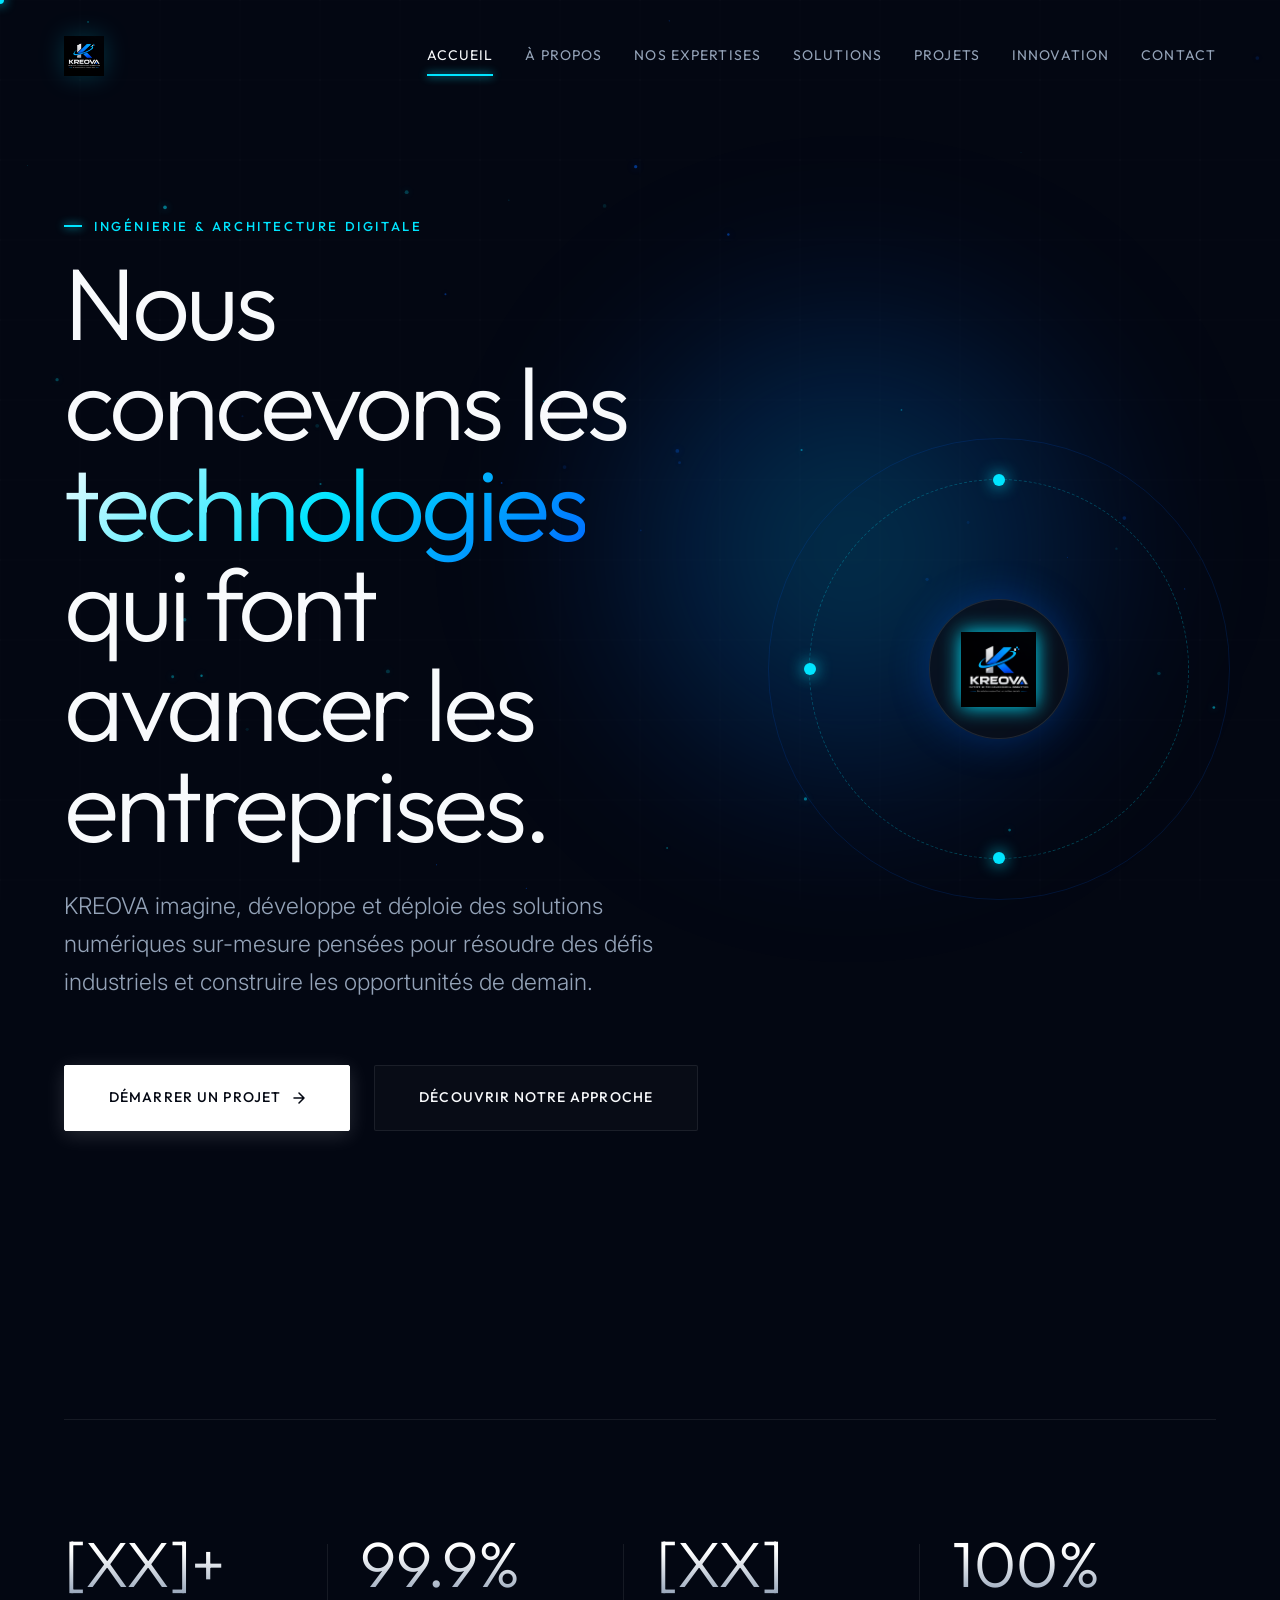
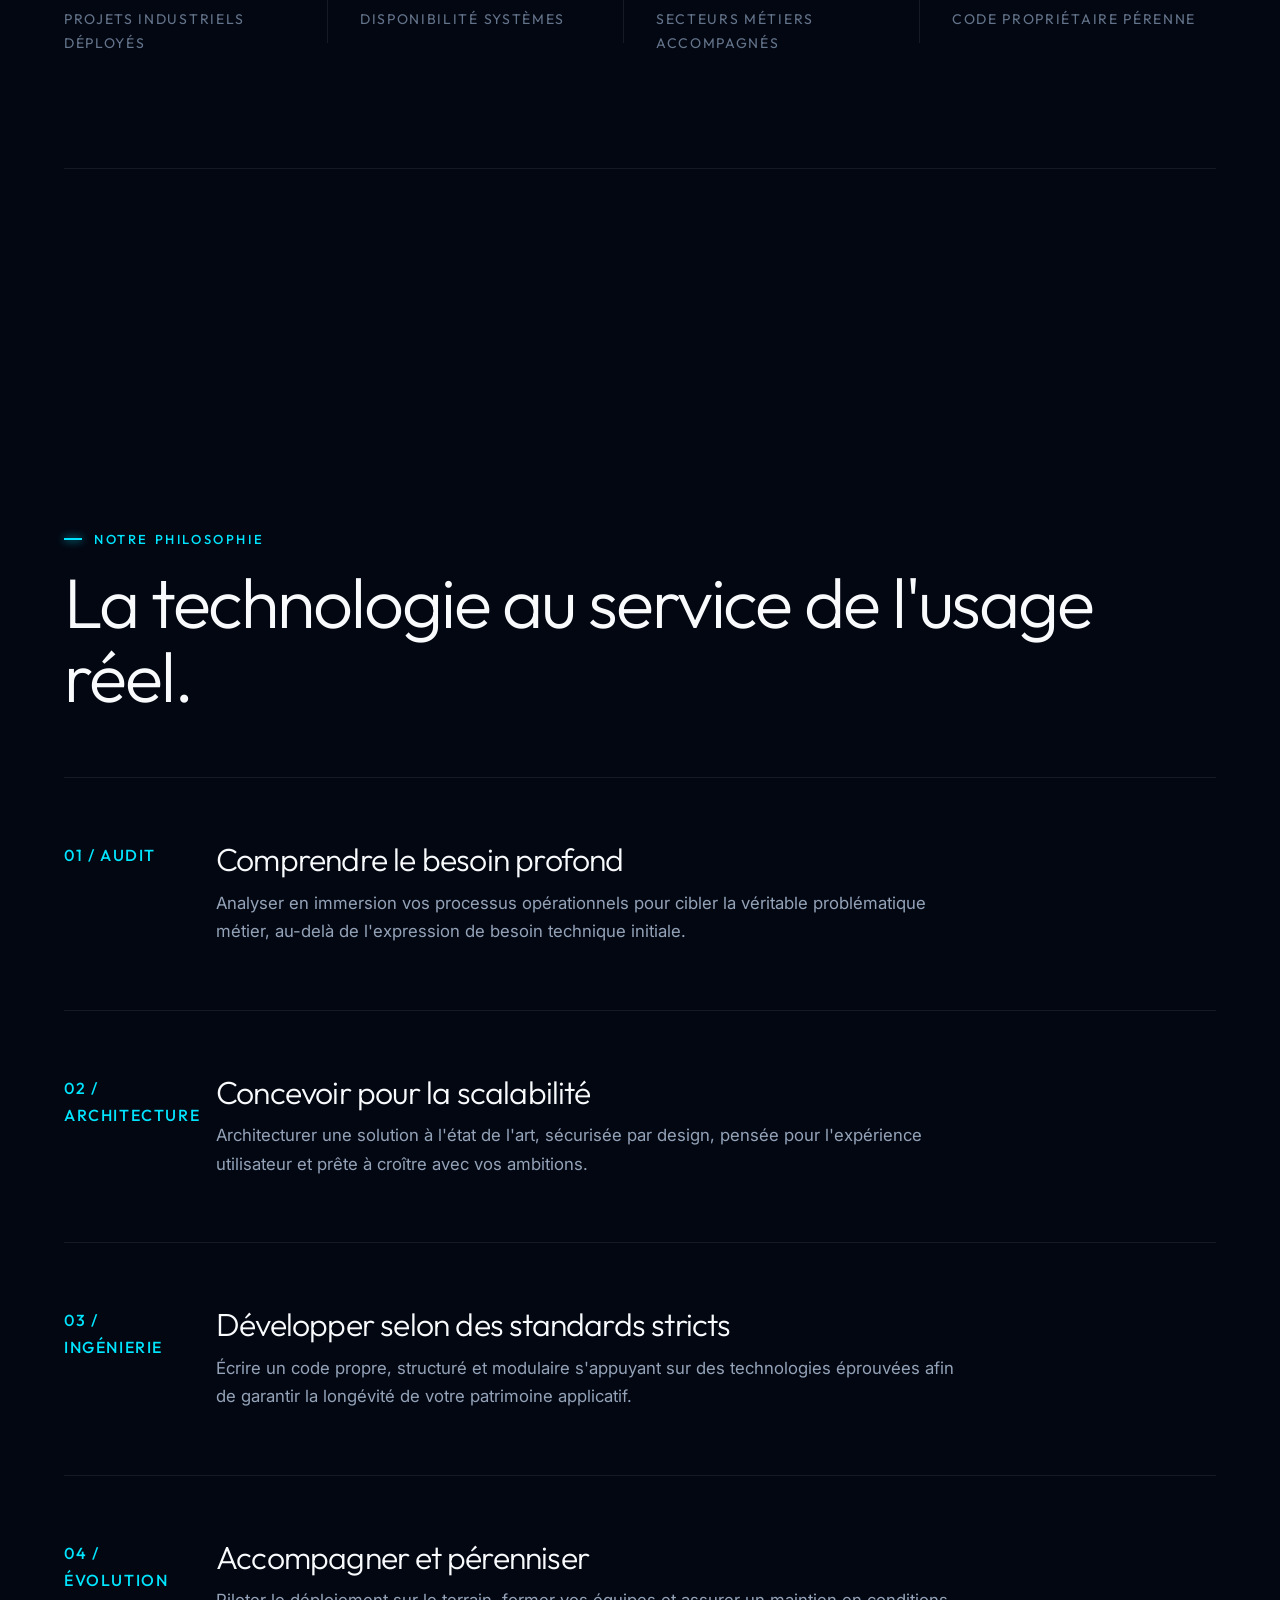
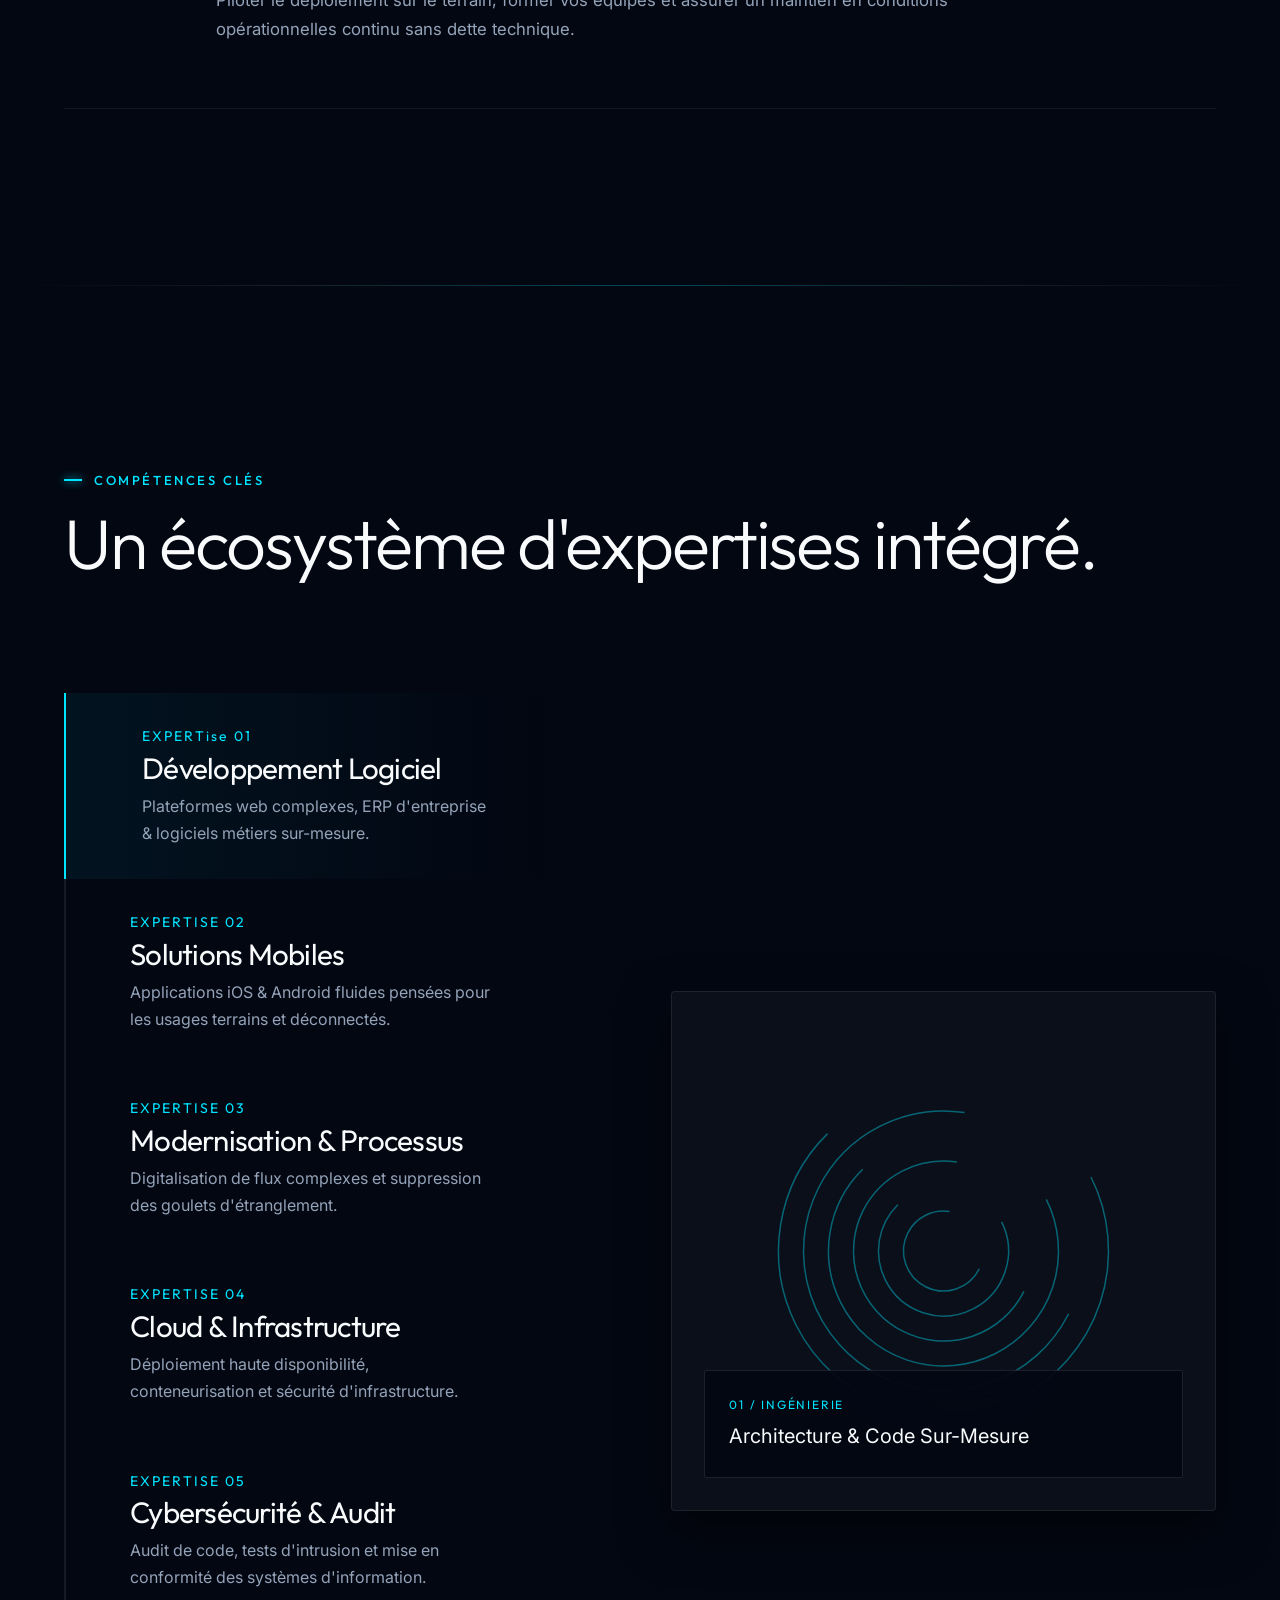
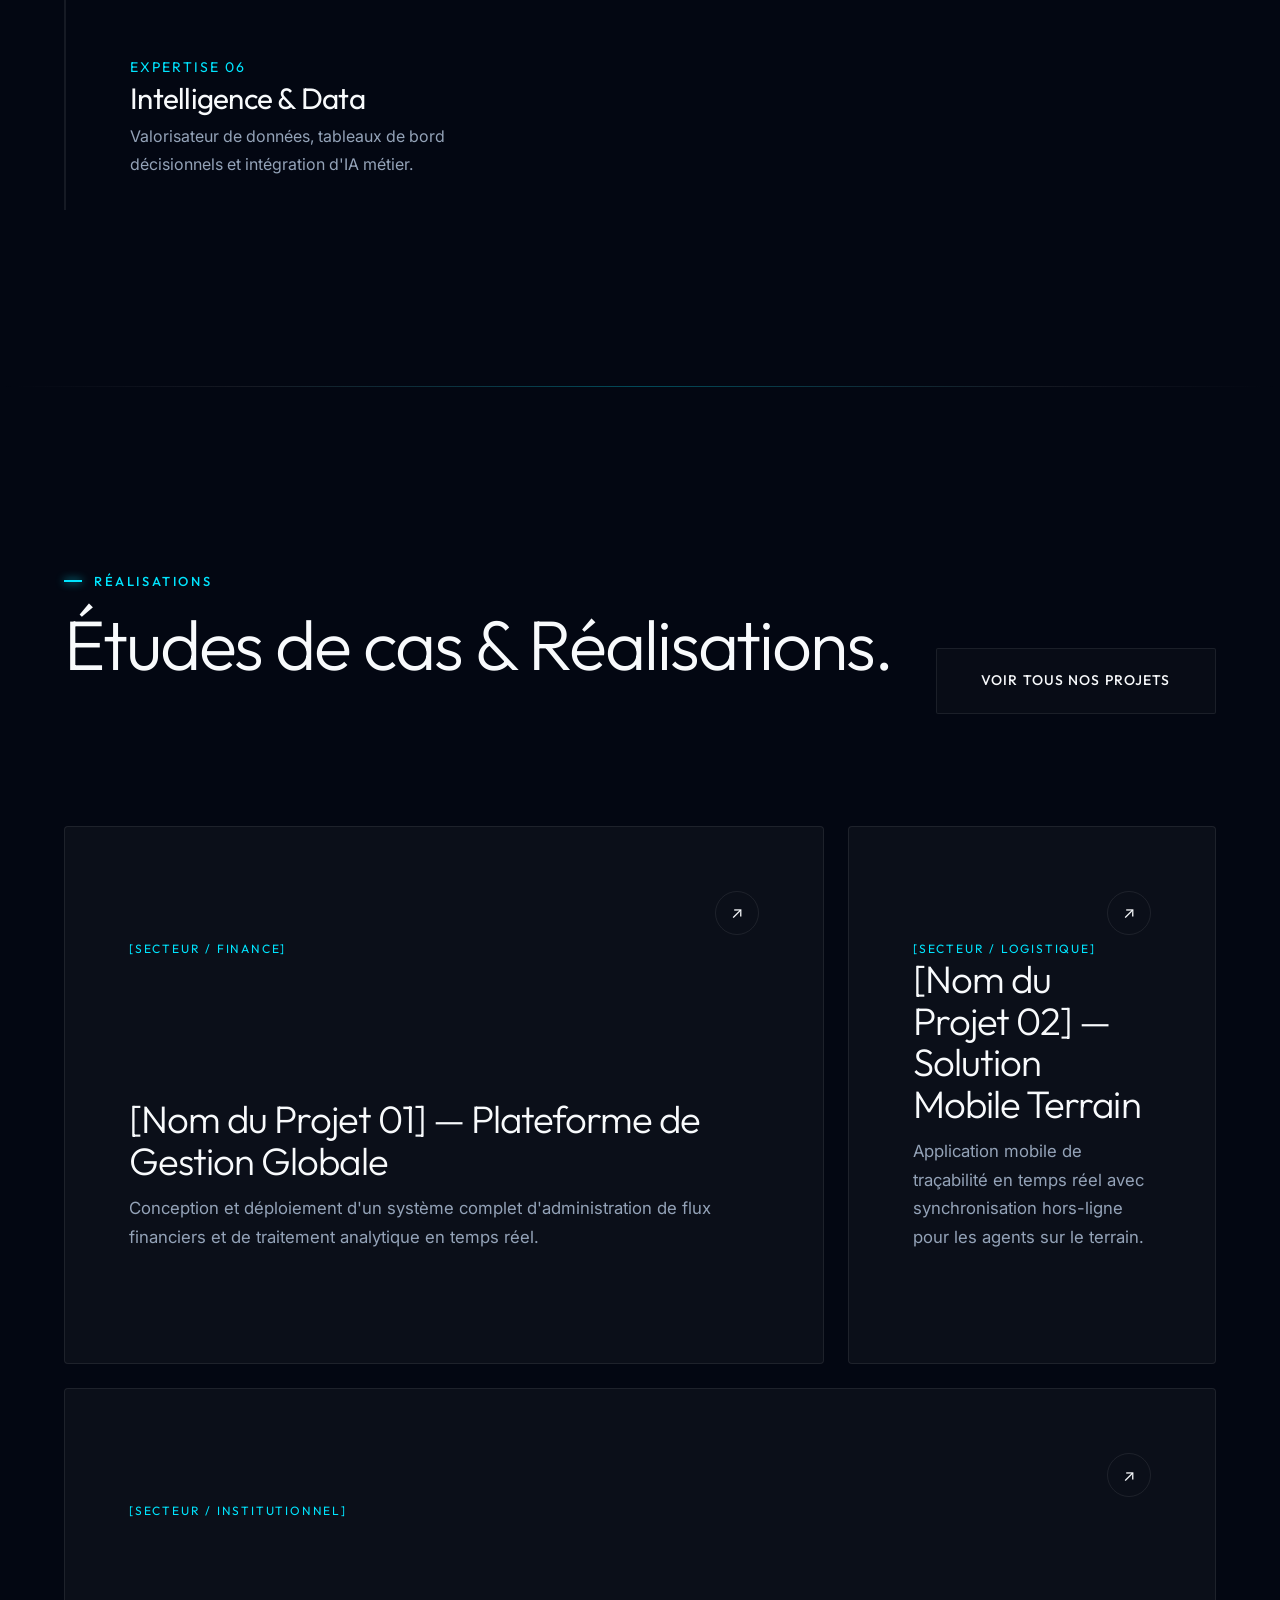
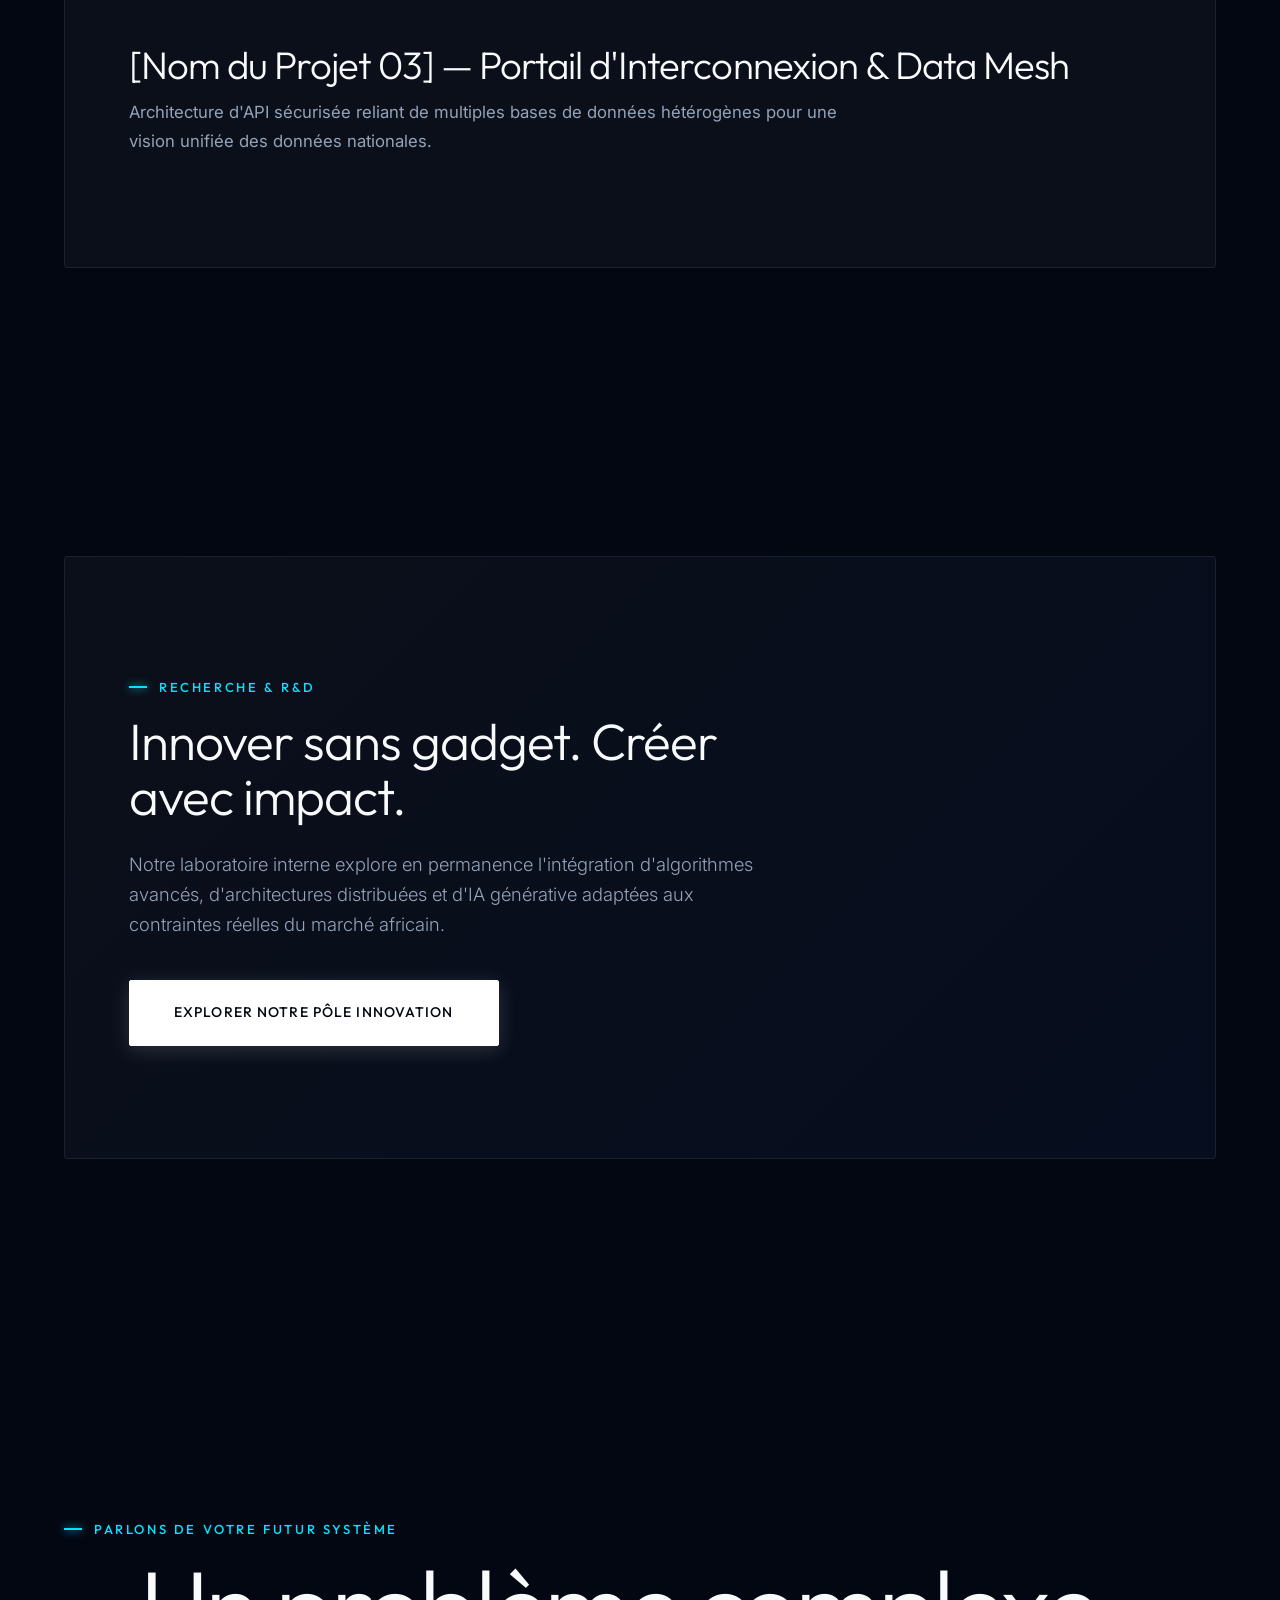
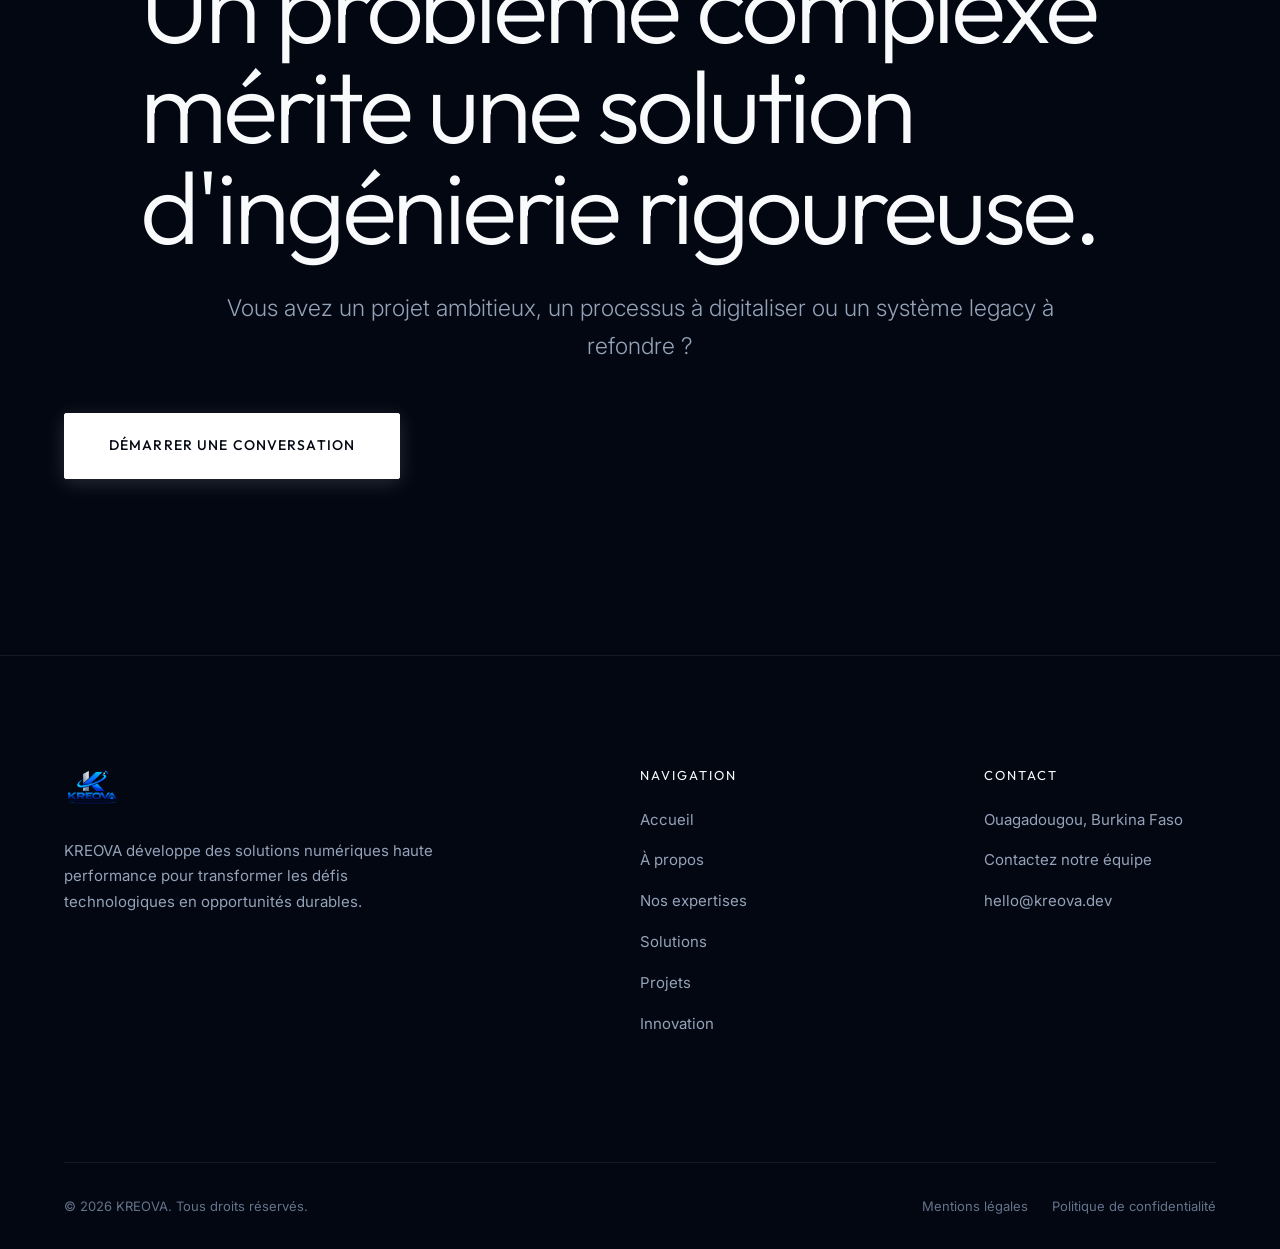
<file: index.html>
<!DOCTYPE html>
<html lang="fr">
<head>
    <meta charset="UTF-8">
    <meta name="viewport" content="width=device-width, initial-scale=1.0">
    <title>KREOVA | Entreprise Technologique & Ingénierie Digitale</title>
    <meta name="description" content="KREOVA est une entreprise technologique de référence. Nous concevons, développons et déployons des solutions logiciels et digitales à forte valeur ajoutée au Burkina Faso et en Afrique.">
    <link rel="stylesheet" href="css/style.css">
    <link rel="icon" href="logo/Kreova Tech Logo with Orbiting K.png" type="image/png">
</head>
<body>
    <div class="page-wrapper">
        <!-- Mobile Navigation Menu -->
        <div class="mobile-menu">
            <a href="index.html" class="nav__link">Accueil</a>
            <a href="about.html" class="nav__link">À propos</a>
            <a href="expertises.html" class="nav__link">Nos expertises</a>
            <a href="solutions.html" class="nav__link">Solutions</a>
            <a href="projets.html" class="nav__link">Projets</a>
            <a href="innovation.html" class="nav__link">Innovation</a>
            <a href="contact.html" class="nav__link">Contact</a>
        </div>

        <!-- Glass Header Navigation -->
        <header class="header">
            <div class="container header__inner">
                <a href="index.html" class="header__logo">
                    <img src="logo/Kreova Tech Logo with Orbiting K.png" alt="KREOVA Logo">
                </a>
                <nav class="header__nav">
                    <a href="index.html" class="nav__link active">Accueil</a>
                    <a href="about.html" class="nav__link">À propos</a>
                    <a href="expertises.html" class="nav__link">Nos expertises</a>
                    <a href="solutions.html" class="nav__link">Solutions</a>
                    <a href="projets.html" class="nav__link">Projets</a>
                    <a href="innovation.html" class="nav__link">Innovation</a>
                    <a href="contact.html" class="nav__link">Contact</a>
                </nav>
                <button class="header__menu-btn" aria-label="Menu Mobile">☰</button>
            </div>
        </header>

        <!-- 1. Hero Section -->
        <section class="hero">
            <div class="hero__ambient-glow"></div>
            <div class="container">
                <div class="hero__layout">
                    <div class="hero__content">
                        <span class="text-overline reveal">Ingénierie & Architecture Digitale</span>
                        <h1 class="text-title-xxl reveal delay-1">
                            Nous concevons les <span class="text-gradient">technologies</span> qui font avancer les entreprises.
                        </h1>
                        <p class="text-lead reveal delay-2">
                            KREOVA imagine, développe et déploie des solutions numériques sur-mesure pensées pour résoudre des défis industriels et construire les opportunités de demain.
                        </p>
                        <div class="hero__actions reveal delay-3">
                            <a href="contact.html" class="btn btn-primary">
                                Démarrer un projet
                                <svg class="btn-icon" viewBox="0 0 12 12" fill="none" xmlns="http://www.w3.org/2000/svg">
                                    <path d="M1 6H11M11 6L6 1M11 6L6 11" stroke="currentColor" stroke-width="1.5" stroke-linecap="round" stroke-linejoin="round"/>
                                </svg>
                            </a>
                            <a href="about.html" class="btn btn-outline">Découvrir notre approche</a>
                        </div>
                    </div>

                    <div class="hero__visual-container reveal delay-2">
                        <div class="hero__orbit-graphic">
                            <div class="hero__orbit-node"></div>
                            <div class="hero__orbit-node"></div>
                            <div class="hero__orbit-node"></div>
                            <div class="hero__logo-center">
                                <img src="logo/Kreova Tech Logo with Orbiting K.png" alt="KREOVA Orbit Symbol">
                            </div>
                        </div>
                    </div>
                </div>
            </div>
        </section>

        <!-- Stats Bar -->
        <section class="section" style="padding: 0;">
            <div class="container">
                <div class="stats-bar reveal">
                    <div class="stat-box">
                        <div class="stat-box__val">[XX]+</div>
                        <div class="stat-box__lbl">Projets Industriels Déployés</div>
                    </div>
                    <div class="stat-box">
                        <div class="stat-box__val">99.9%</div>
                        <div class="stat-box__lbl">Disponibilité Systèmes</div>
                    </div>
                    <div class="stat-box">
                        <div class="stat-box__val">[XX]</div>
                        <div class="stat-box__lbl">Secteurs Métiers Accompagnés</div>
                    </div>
                    <div class="stat-box">
                        <div class="stat-box__val">100%</div>
                        <div class="stat-box__lbl">Code Propriétaire Pérenne</div>
                    </div>
                </div>
            </div>
        </section>

        <!-- 2. Philosophie & Process Section -->
        <section class="section">
            <div class="container">
                <span class="text-overline reveal">Notre Philosophie</span>
                <h2 class="text-title-xl reveal delay-1">La technologie au service de l'usage réel.</h2>

                <div class="editorial-list reveal delay-2" style="margin-top: var(--spacing-lg);">
                    <div class="editorial-item">
                        <div class="editorial-item__num">01 / AUDIT</div>
                        <div class="editorial-item__content">
                            <h3>Comprendre le besoin profond</h3>
                            <p>Analyser en immersion vos processus opérationnels pour cibler la véritable problématique métier, au-delà de l'expression de besoin technique initiale.</p>
                        </div>
                    </div>
                    <div class="editorial-item">
                        <div class="editorial-item__num">02 / ARCHITECTURE</div>
                        <div class="editorial-item__content">
                            <h3>Concevoir pour la scalabilité</h3>
                            <p>Architecturer une solution à l'état de l'art, sécurisée par design, pensée pour l'expérience utilisateur et prête à croître avec vos ambitions.</p>
                        </div>
                    </div>
                    <div class="editorial-item">
                        <div class="editorial-item__num">03 / INGÉNIERIE</div>
                        <div class="editorial-item__content">
                            <h3>Développer selon des standards stricts</h3>
                            <p>Écrire un code propre, structuré et modulaire s'appuyant sur des technologies éprouvées afin de garantir la longévité de votre patrimoine applicatif.</p>
                        </div>
                    </div>
                    <div class="editorial-item">
                        <div class="editorial-item__num">04 / ÉVOLUTION</div>
                        <div class="editorial-item__content">
                            <h3>Accompagner et pérenniser</h3>
                            <p>Piloter le déploiement sur le terrain, former vos équipes et assurer un maintien en conditions opérationnelles continu sans dette technique.</p>
                        </div>
                    </div>
                </div>
            </div>
        </section>

        <div class="section-divider"></div>

        <!-- 3. Interactive Expertises Showcase -->
        <section class="section">
            <div class="container">
                <span class="text-overline reveal">Compétences Clés</span>
                <h2 class="text-title-xl reveal delay-1">Un écosystème d'expertises intégré.</h2>

                <div class="expertises-showcase reveal delay-2">
                    <div class="expertise-list">
                        <div class="expertise-card active">
                            <div class="expertise-card__num">EXPERTise 01</div>
                            <h3 class="expertise-card__title">Développement Logiciel</h3>
                            <p class="expertise-card__desc">Plateformes web complexes, ERP d'entreprise & logiciels métiers sur-mesure.</p>
                        </div>
                        <div class="expertise-card">
                            <div class="expertise-card__num">EXPERTISE 02</div>
                            <h3 class="expertise-card__title">Solutions Mobiles</h3>
                            <p class="expertise-card__desc">Applications iOS & Android fluides pensées pour les usages terrains et déconnectés.</p>
                        </div>
                        <div class="expertise-card">
                            <div class="expertise-card__num">EXPERTISE 03</div>
                            <h3 class="expertise-card__title">Modernisation & Processus</h3>
                            <p class="expertise-card__desc">Digitalisation de flux complexes et suppression des goulets d'étranglement.</p>
                        </div>
                        <div class="expertise-card">
                            <div class="expertise-card__num">EXPERTISE 04</div>
                            <h3 class="expertise-card__title">Cloud & Infrastructure</h3>
                            <p class="expertise-card__desc">Déploiement haute disponibilité, conteneurisation et sécurité d'infrastructure.</p>
                        </div>
                        <div class="expertise-card">
                            <div class="expertise-card__num">EXPERTISE 05</div>
                            <h3 class="expertise-card__title">Cybersécurité & Audit</h3>
                            <p class="expertise-card__desc">Audit de code, tests d'intrusion et mise en conformité des systèmes d'information.</p>
                        </div>
                        <div class="expertise-card">
                            <div class="expertise-card__num">EXPERTISE 06</div>
                            <h3 class="expertise-card__title">Intelligence & Data</h3>
                            <p class="expertise-card__desc">Valorisateur de données, tableaux de bord décisionnels et intégration d'IA métier.</p>
                        </div>
                    </div>

                    <div class="expertise-visual">
                        <canvas id="expertiseCanvas" class="expertise-visual__canvas"></canvas>
                        <div class="expertise-visual__overlay">
                            <div class="expertise-visual__tag">01 / INGÉNIERIE</div>
                            <div class="expertise-visual__label">Architecture & Code Sur-Mesure</div>
                        </div>
                    </div>
                </div>
            </div>
        </section>

        <div class="section-divider"></div>

        <!-- 4. Portfolio / Projets (Asymmetrical Gallery) -->
        <section class="section">
            <div class="container">
                <div style="display: flex; justify-content: space-between; align-items: flex-end; margin-bottom: var(--spacing-lg);">
                    <div>
                        <span class="text-overline reveal">Réalisations</span>
                        <h2 class="text-title-xl reveal delay-1">Études de cas & Réalisations.</h2>
                    </div>
                    <a href="projets.html" class="btn btn-outline reveal delay-2" style="display: inline-flex;">Voir tous nos projets</a>
                </div>

                <div class="portfolio-grid reveal delay-2">
                    <div class="portfolio-card col-8">
                        <span class="portfolio-card__category">[SECTEUR / FINANCE]</span>
                        <div class="portfolio-card__arrow">↗</div>
                        <div class="portfolio-card__content">
                            <h3 class="portfolio-card__title">[Nom du Projet 01] — Plateforme de Gestion Globale</h3>
                            <p class="portfolio-card__desc">Conception et déploiement d'un système complet d'administration de flux financiers et de traitement analytique en temps réel.</p>
                        </div>
                    </div>

                    <div class="portfolio-card col-4">
                        <span class="portfolio-card__category">[SECTEUR / LOGISTIQUE]</span>
                        <div class="portfolio-card__arrow">↗</div>
                        <div class="portfolio-card__content">
                            <h3 class="portfolio-card__title">[Nom du Projet 02] — Solution Mobile Terrain</h3>
                            <p class="portfolio-card__desc">Application mobile de traçabilité en temps réel avec synchronisation hors-ligne pour les agents sur le terrain.</p>
                        </div>
                    </div>

                    <div class="portfolio-card col-12">
                        <span class="portfolio-card__category">[SECTEUR / INSTITUTIONNEL]</span>
                        <div class="portfolio-card__arrow">↗</div>
                        <div class="portfolio-card__content">
                            <h3 class="portfolio-card__title">[Nom du Projet 03] — Portail d'Interconnexion & Data Mesh</h3>
                            <p class="portfolio-card__desc">Architecture d'API sécurisée reliant de multiples bases de données hétérogènes pour une vision unifiée des données nationales.</p>
                        </div>
                    </div>
                </div>
            </div>
        </section>

        <!-- 5. Innovation Banner -->
        <section class="section" style="padding-top: 0;">
            <div class="container">
                <div class="innovation-banner reveal">
                    <div style="position: relative; z-index: 2; max-width: 650px;">
                        <span class="text-overline">Recherche & R&D</span>
                        <h2 class="text-title-lg" style="margin-bottom: 1.5rem;">Innover sans gadget. Créer avec impact.</h2>
                        <p class="text-lead" style="margin-bottom: 2.5rem; font-size: 1.15rem;">Notre laboratoire interne explore en permanence l'intégration d'algorithmes avancés, d'architectures distribuées et d'IA générative adaptées aux contraintes réelles du marché africain.</p>
                        <a href="innovation.html" class="btn btn-primary">Explorer notre pôle Innovation</a>
                    </div>
                </div>
            </div>
        </section>

        <!-- 6. Call to Action Final -->
        <section class="section cta-section reveal">
            <div class="container">
                <span class="text-overline" style="justify-content: center;">Parlons de votre futur système</span>
                <h2 class="text-title-xxl" style="max-width: 1000px; margin: 0 auto 2rem;">Un problème complexe mérite une solution d'ingénierie rigoureuse.</h2>
                <p class="text-lead" style="margin: 0 auto 3rem; text-align: center;">Vous avez un projet ambitieux, un processus à digitaliser ou un système legacy à refondre ?</p>
                <a href="contact.html" class="btn btn-primary">Démarrer une conversation</a>
            </div>
        </section>

        <!-- Footer -->
        <footer class="footer">
            <div class="container">
                <div class="footer-grid">
                    <div class="footer-brand">
                        <a href="index.html" class="footer-brand__logo">
                            <img src="logo/Kreova Futuristic Blue Tech Logo.png" alt="KREOVA Tech Logo">
                        </a>
                        <p style="color: var(--color-text-muted); font-size: 0.9375rem; max-width: 380px;">
                            KREOVA développe des solutions numériques haute performance pour transformer les défis technologiques en opportunités durables.
                        </p>
                    </div>
                    <div class="footer-nav">
                        <h4>Navigation</h4>
                        <ul>
                            <li><a href="index.html">Accueil</a></li>
                            <li><a href="about.html">À propos</a></li>
                            <li><a href="expertises.html">Nos expertises</a></li>
                            <li><a href="solutions.html">Solutions</a></li>
                            <li><a href="projets.html">Projets</a></li>
                            <li><a href="innovation.html">Innovation</a></li>
                        </ul>
                    </div>
                    <div class="footer-nav">
                        <h4>Contact</h4>
                        <ul>
                            <li><a href="contact.html">Ouagadougou, Burkina Faso</a></li>
                            <li><a href="contact.html">Contactez notre équipe</a></li>
                            <li><a href="mailto:hello@kreova.dev">hello@kreova.dev</a></li>
                        </ul>
                    </div>
                </div>
                <div class="footer-bottom">
                    <div>&copy; 2026 KREOVA. Tous droits réservés.</div>
                    <div style="display: flex; gap: 1.5rem;">
                        <a href="#" style="color: var(--color-text-dim);">Mentions légales</a>
                        <a href="#" style="color: var(--color-text-dim);">Politique de confidentialité</a>
                    </div>
                </div>
            </div>
        </footer>
    </div>

    <script src="js/main.js"></script>
</body>
</html>
</file>
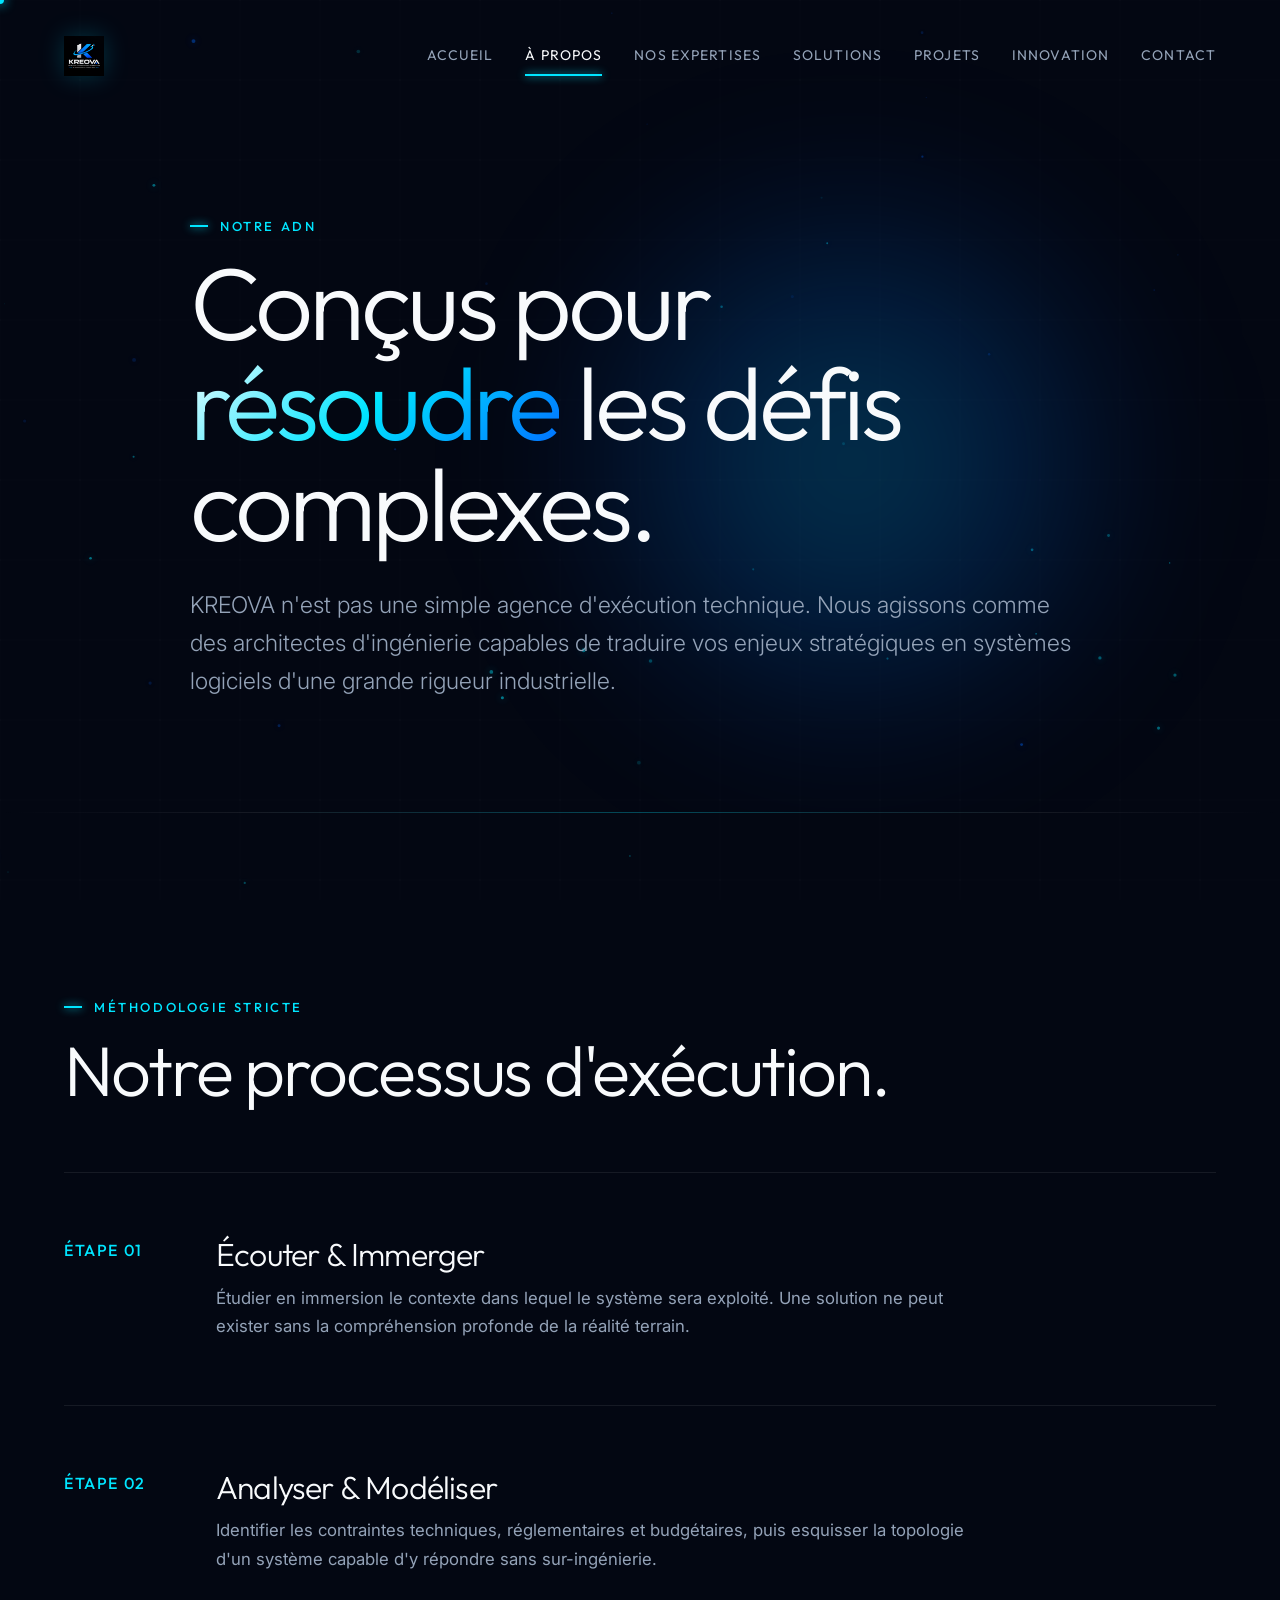
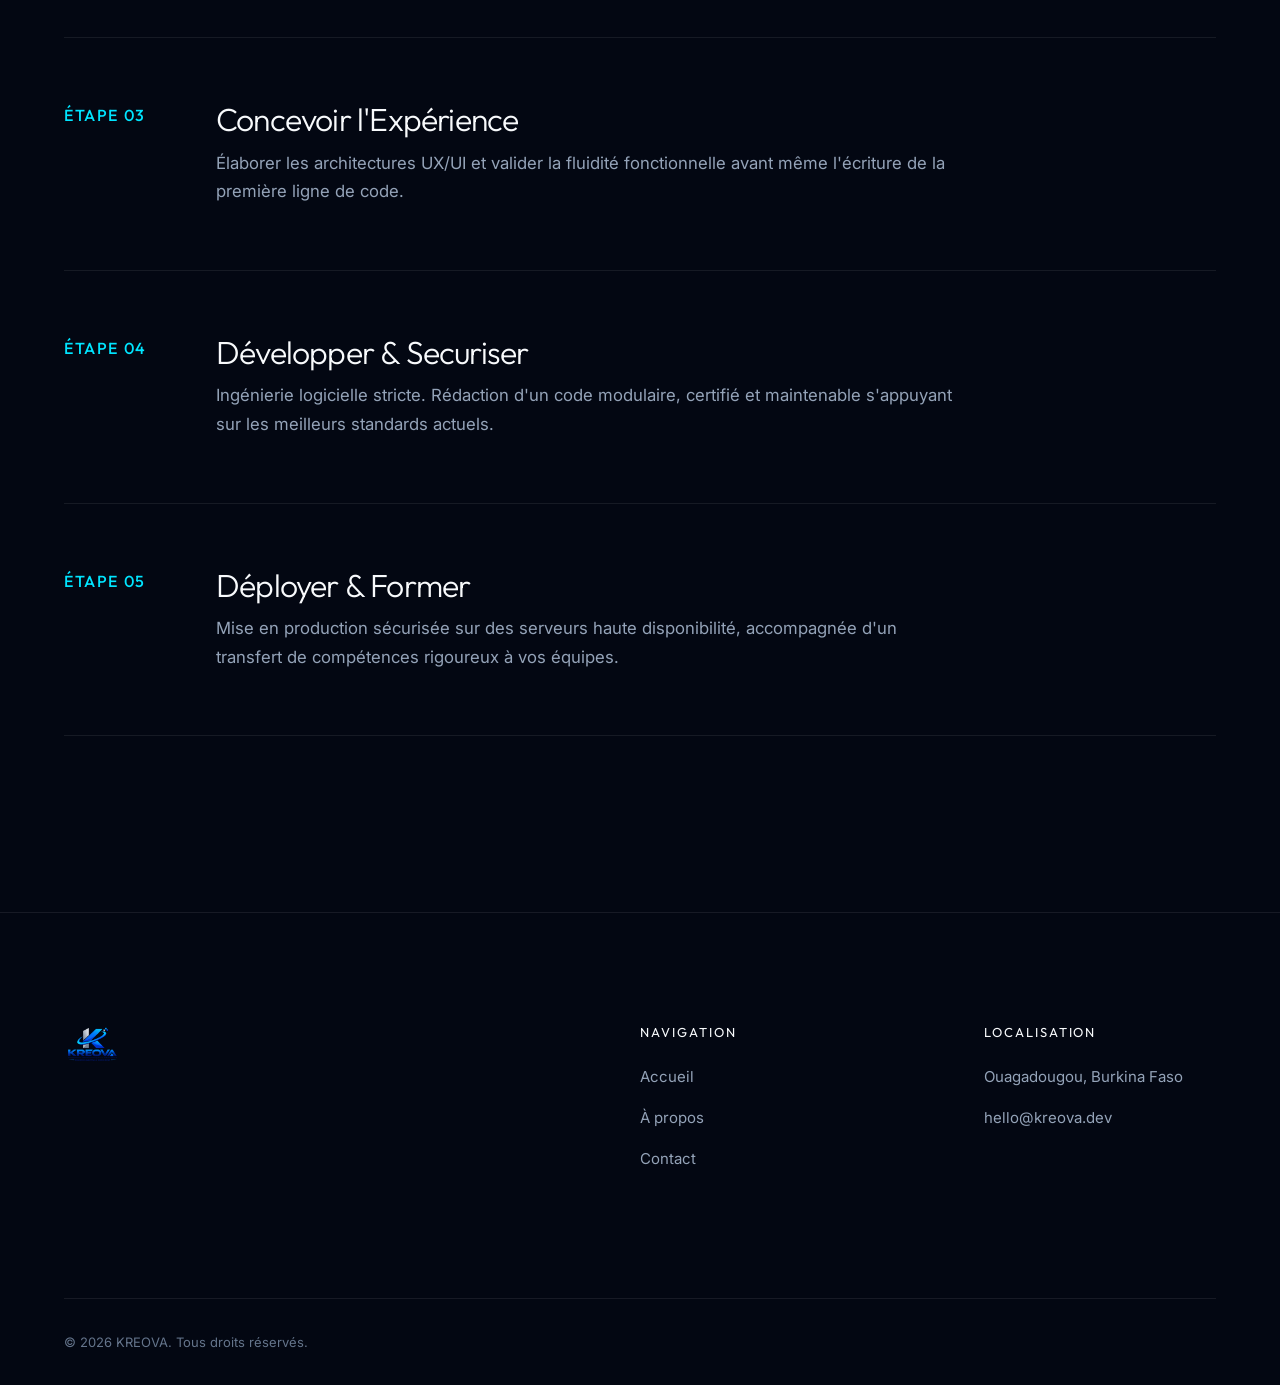
<file: about.html>
<!DOCTYPE html>
<html lang="fr">
<head>
    <meta charset="UTF-8">
    <meta name="viewport" content="width=device-width, initial-scale=1.0">
    <title>À propos | KREOVA</title>
    <meta name="description" content="Découvrez KREOVA, entreprise de technologie d'ingénierie et d'innovation logicielle au Burkina Faso.">
    <link rel="stylesheet" href="css/style.css">
    <link rel="icon" href="logo/Kreova Tech Logo with Orbiting K.png" type="image/png">
</head>
<body>
    <div class="page-wrapper">
        <div class="mobile-menu">
            <a href="index.html" class="nav__link">Accueil</a>
            <a href="about.html" class="nav__link">À propos</a>
            <a href="expertises.html" class="nav__link">Nos expertises</a>
            <a href="solutions.html" class="nav__link">Solutions</a>
            <a href="projets.html" class="nav__link">Projets</a>
            <a href="innovation.html" class="nav__link">Innovation</a>
            <a href="contact.html" class="nav__link">Contact</a>
        </div>

        <header class="header">
            <div class="container header__inner">
                <a href="index.html" class="header__logo">
                    <img src="logo/Kreova Tech Logo with Orbiting K.png" alt="KREOVA Logo">
                </a>
                <nav class="header__nav">
                    <a href="index.html" class="nav__link">Accueil</a>
                    <a href="about.html" class="nav__link active">À propos</a>
                    <a href="expertises.html" class="nav__link">Nos expertises</a>
                    <a href="solutions.html" class="nav__link">Solutions</a>
                    <a href="projets.html" class="nav__link">Projets</a>
                    <a href="innovation.html" class="nav__link">Innovation</a>
                    <a href="contact.html" class="nav__link">Contact</a>
                </nav>
                <button class="header__menu-btn">☰</button>
            </div>
        </header>

        <section class="hero" style="min-height: 70vh;">
            <div class="hero__ambient-glow"></div>
            <div class="container">
                <div class="hero__content">
                    <span class="text-overline reveal">Notre ADN</span>
                    <h1 class="text-title-xxl reveal delay-1">
                        Conçus pour <span class="text-gradient">résoudre</span> les défis complexes.
                    </h1>
                    <p class="text-lead reveal delay-2">
                        KREOVA n'est pas une simple agence d'exécution technique. Nous agissons comme des architectes d'ingénierie capables de traduire vos enjeux stratégiques en systèmes logiciels d'une grande rigueur industrielle.
                    </p>
                </div>
            </div>
        </section>

        <div class="section-divider"></div>

        <section class="section">
            <div class="container">
                <span class="text-overline reveal">Méthodologie Stricte</span>
                <h2 class="text-title-xl reveal delay-1">Notre processus d'exécution.</h2>
                
                <div class="editorial-list reveal delay-2" style="margin-top: var(--spacing-lg);">
                    <div class="editorial-item">
                        <div class="editorial-item__num">ÉTAPE 01</div>
                        <div class="editorial-item__content">
                            <h3>Écouter & Immerger</h3>
                            <p>Étudier en immersion le contexte dans lequel le système sera exploité. Une solution ne peut exister sans la compréhension profonde de la réalité terrain.</p>
                        </div>
                    </div>
                    <div class="editorial-item">
                        <div class="editorial-item__num">ÉTAPE 02</div>
                        <div class="editorial-item__content">
                            <h3>Analyser & Modéliser</h3>
                            <p>Identifier les contraintes techniques, réglementaires et budgétaires, puis esquisser la topologie d'un système capable d'y répondre sans sur-ingénierie.</p>
                        </div>
                    </div>
                    <div class="editorial-item">
                        <div class="editorial-item__num">ÉTAPE 03</div>
                        <div class="editorial-item__content">
                            <h3>Concevoir l'Expérience</h3>
                            <p>Élaborer les architectures UX/UI et valider la fluidité fonctionnelle avant même l'écriture de la première ligne de code.</p>
                        </div>
                    </div>
                    <div class="editorial-item">
                        <div class="editorial-item__num">ÉTAPE 04</div>
                        <div class="editorial-item__content">
                            <h3>Développer & Securiser</h3>
                            <p>Ingénierie logicielle stricte. Rédaction d'un code modulaire, certifié et maintenable s'appuyant sur les meilleurs standards actuels.</p>
                        </div>
                    </div>
                    <div class="editorial-item">
                        <div class="editorial-item__num">ÉTAPE 05</div>
                        <div class="editorial-item__content">
                            <h3>Déployer & Former</h3>
                            <p>Mise en production sécurisée sur des serveurs haute disponibilité, accompagnée d'un transfert de compétences rigoureux à vos équipes.</p>
                        </div>
                    </div>
                </div>
            </div>
        </section>

        <footer class="footer">
            <div class="container">
                <div class="footer-grid">
                    <div class="footer-brand">
                        <a href="index.html" class="footer-brand__logo">
                            <img src="logo/Kreova Futuristic Blue Tech Logo.png" alt="KREOVA Logo">
                        </a>
                    </div>
                    <div class="footer-nav">
                        <h4>Navigation</h4>
                        <ul>
                            <li><a href="index.html">Accueil</a></li>
                            <li><a href="about.html">À propos</a></li>
                            <li><a href="contact.html">Contact</a></li>
                        </ul>
                    </div>
                    <div class="footer-nav">
                        <h4>Localisation</h4>
                        <ul>
                            <li><a>Ouagadougou, Burkina Faso</a></li>
                            <li><a href="mailto:hello@kreova.dev">hello@kreova.dev</a></li>
                        </ul>
                    </div>
                </div>
                <div class="footer-bottom">
                    <div>&copy; 2026 KREOVA. Tous droits réservés.</div>
                </div>
            </div>
        </footer>
    </div>
    <script src="js/main.js"></script>
</body>
</html>
</file>
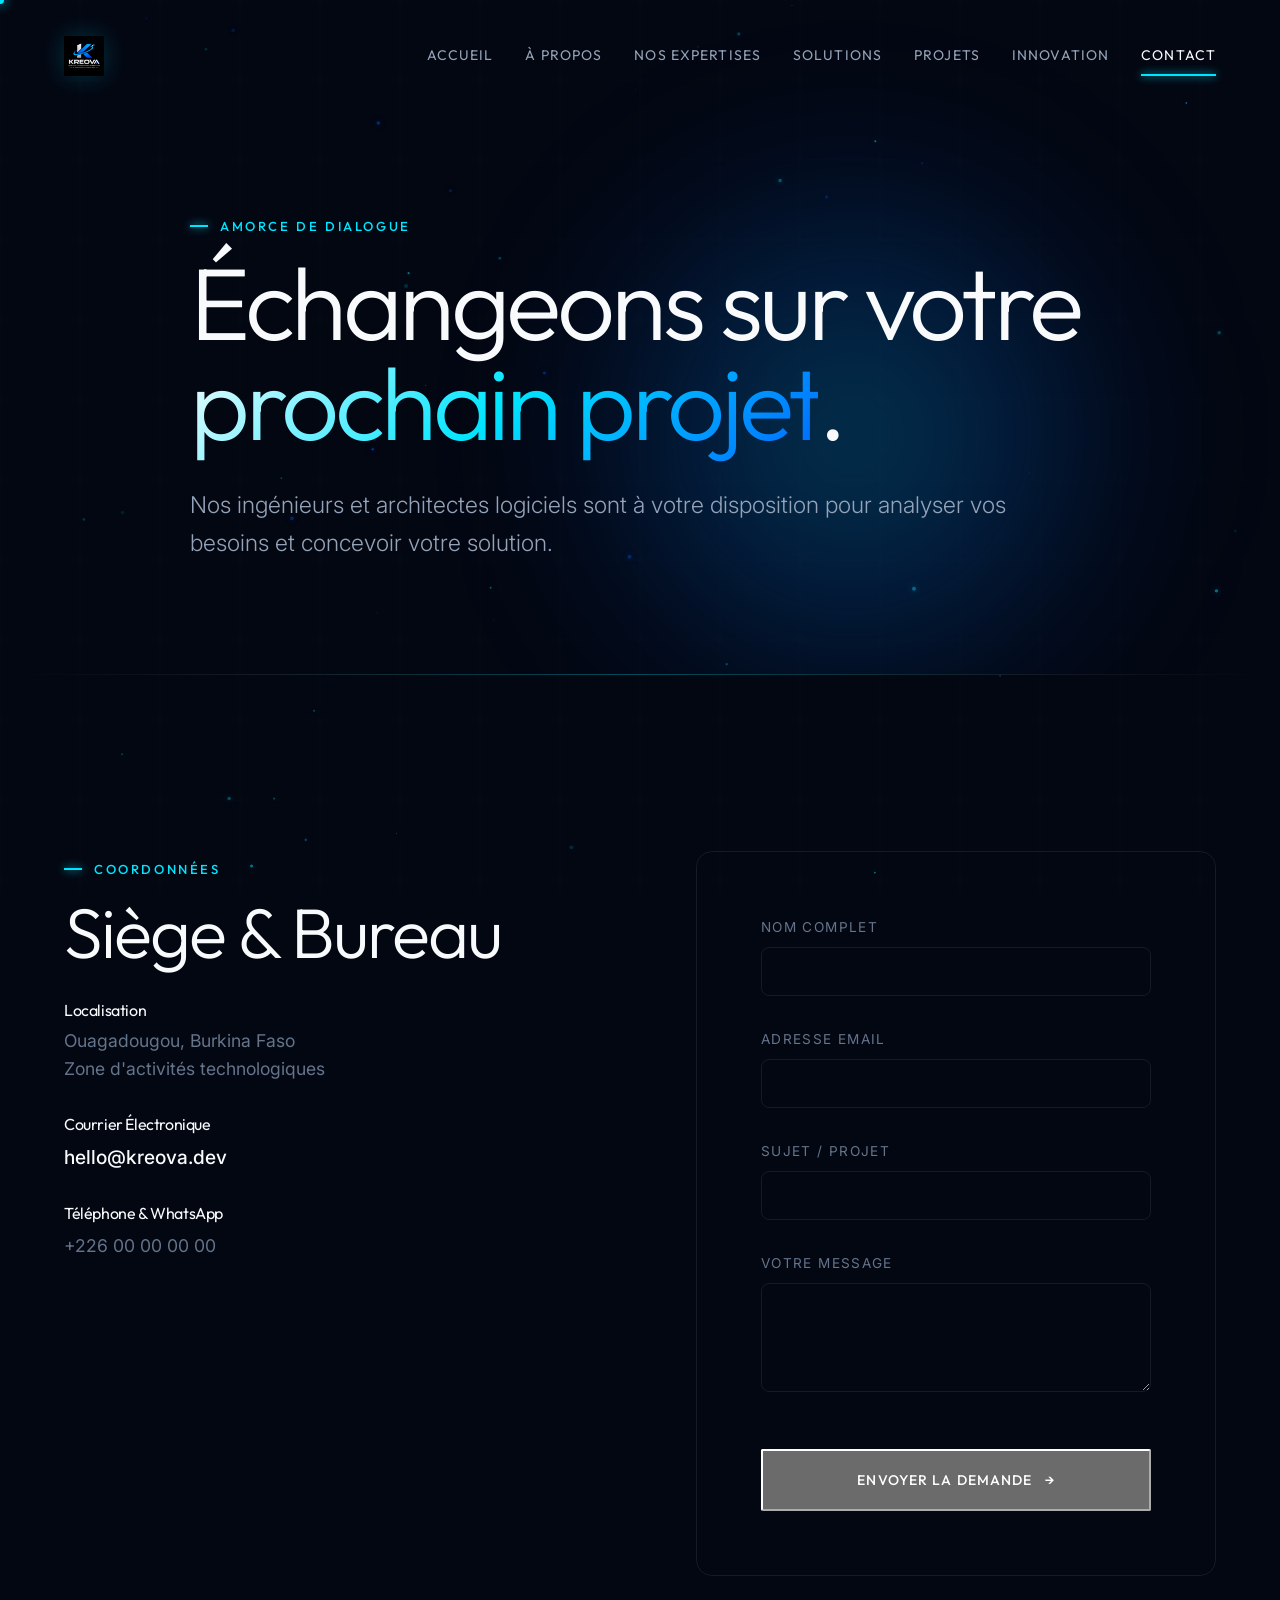
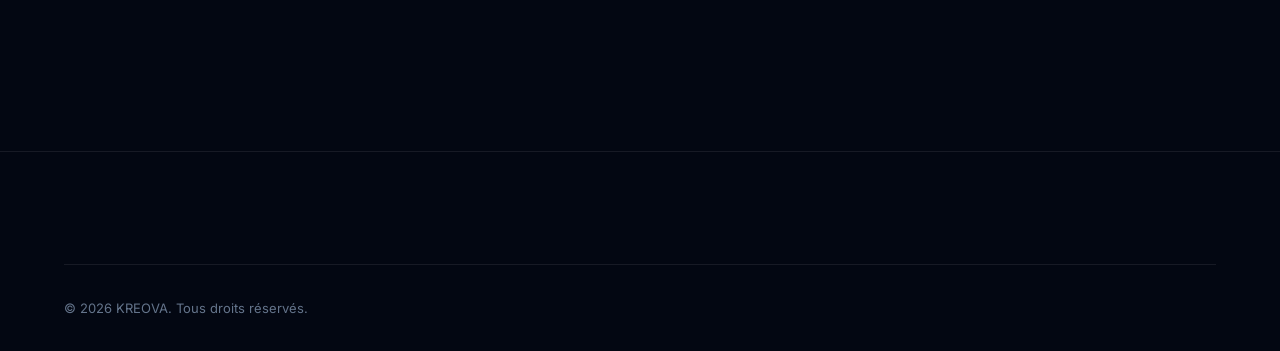
<file: contact.html>
<!DOCTYPE html>
<html lang="fr">
<head>
    <meta charset="UTF-8">
    <meta name="viewport" content="width=device-width, initial-scale=1.0">
    <title>Contact | KREOVA</title>
    <meta name="description" content="Entrez en contact avec l'équipe d'ingénierie et de direction de KREOVA.">
    <link rel="stylesheet" href="css/style.css">
    <link rel="icon" href="logo/Kreova Tech Logo with Orbiting K.png" type="image/png">
</head>
<body>
    <div class="page-wrapper">
        <div class="mobile-menu">
            <a href="index.html" class="nav__link">Accueil</a>
            <a href="about.html" class="nav__link">À propos</a>
            <a href="expertises.html" class="nav__link">Nos expertises</a>
            <a href="solutions.html" class="nav__link">Solutions</a>
            <a href="projets.html" class="nav__link">Projets</a>
            <a href="innovation.html" class="nav__link">Innovation</a>
            <a href="contact.html" class="nav__link">Contact</a>
        </div>

        <header class="header">
            <div class="container header__inner">
                <a href="index.html" class="header__logo">
                    <img src="logo/Kreova Tech Logo with Orbiting K.png" alt="KREOVA Logo">
                </a>
                <nav class="header__nav">
                    <a href="index.html" class="nav__link">Accueil</a>
                    <a href="about.html" class="nav__link">À propos</a>
                    <a href="expertises.html" class="nav__link">Nos expertises</a>
                    <a href="solutions.html" class="nav__link">Solutions</a>
                    <a href="projets.html" class="nav__link">Projets</a>
                    <a href="innovation.html" class="nav__link">Innovation</a>
                    <a href="contact.html" class="nav__link active">Contact</a>
                </nav>
                <button class="header__menu-btn">☰</button>
            </div>
        </header>

        <section class="hero" style="min-height: 60vh;">
            <div class="hero__ambient-glow"></div>
            <div class="container">
                <div class="hero__content">
                    <span class="text-overline reveal">Amorce de Dialogue</span>
                    <h1 class="text-title-xxl reveal delay-1">
                        Échangeons sur votre <span class="text-gradient">prochain projet</span>.
                    </h1>
                    <p class="text-lead reveal delay-2">
                        Nos ingénieurs et architectes logiciels sont à votre disposition pour analyser vos besoins et concevoir votre solution.
                    </p>
                </div>
            </div>
        </section>

        <div class="section-divider"></div>

        <section class="section">
            <div class="container">
                <div style="display: grid; grid-template-columns: repeat(auto-fit, minmax(320px, 1fr)); gap: var(--spacing-xl);">
                    
                    <div class="reveal">
                        <span class="text-overline">Coordonnées</span>
                        <h2 class="text-title-xl" style="margin-bottom: var(--spacing-md);">Siège & Bureau</h2>
                        
                        <div style="margin-bottom: var(--spacing-md);">
                            <h4 style="color: var(--color-white); margin-bottom: 0.5rem;">Localisation</h4>
                            <p style="color: var(--color-text-dim); font-size: 1.1rem; line-height: 1.6;">
                                Ouagadougou, Burkina Faso<br>
                                Zone d'activités technologiques
                            </p>
                        </div>

                        <div style="margin-bottom: var(--spacing-md);">
                            <h4 style="color: var(--color-white); margin-bottom: 0.5rem;">Courrier Électronique</h4>
                            <p style="color: var(--color-primary-light); font-size: 1.2rem; font-weight: 500;">
                                <a href="mailto:hello@kreova.dev" style="color: inherit; text-decoration: none;">hello@kreova.dev</a>
                            </p>
                        </div>

                        <div>
                            <h4 style="color: var(--color-white); margin-bottom: 0.5rem;">Téléphone & WhatsApp</h4>
                            <p style="color: var(--color-text-dim); font-size: 1.1rem;">
                                +226 00 00 00 00
                            </p>
                        </div>
                    </div>

                    <div class="reveal delay-1">
                        <form id="contactForm" style="display: flex; flex-direction: column; gap: var(--spacing-md); background: var(--color-card-bg); border: 1px solid var(--color-border); border-radius: 16px; padding: var(--spacing-lg); backdrop-filter: blur(12px);">
                            <div>
                                <label style="display: block; color: var(--color-text-dim); margin-bottom: 0.5rem; font-size: 0.85rem; text-transform: uppercase; letter-spacing: 0.1em;">Nom complet</label>
                                <input type="text" required style="width: 100%; background: var(--color-bg); border: 1px solid var(--color-border); padding: 1rem; border-radius: 8px; color: var(--color-white); outline: none;">
                            </div>

                            <div>
                                <label style="display: block; color: var(--color-text-dim); margin-bottom: 0.5rem; font-size: 0.85rem; text-transform: uppercase; letter-spacing: 0.1em;">Adresse Email</label>
                                <input type="email" required style="width: 100%; background: var(--color-bg); border: 1px solid var(--color-border); padding: 1rem; border-radius: 8px; color: var(--color-white); outline: none;">
                            </div>

                            <div>
                                <label style="display: block; color: var(--color-text-dim); margin-bottom: 0.5rem; font-size: 0.85rem; text-transform: uppercase; letter-spacing: 0.1em;">Sujet / Projet</label>
                                <input type="text" required style="width: 100%; background: var(--color-bg); border: 1px solid var(--color-border); padding: 1rem; border-radius: 8px; color: var(--color-white); outline: none;">
                            </div>

                            <div>
                                <label style="display: block; color: var(--color-text-dim); margin-bottom: 0.5rem; font-size: 0.85rem; text-transform: uppercase; letter-spacing: 0.1em;">Votre Message</label>
                                <textarea rows="5" required style="width: 100%; background: var(--color-bg); border: 1px solid var(--color-border); padding: 1rem; border-radius: 8px; color: var(--color-white); outline: none; resize: vertical;"></textarea>
                            </div>

                            <button type="submit" class="btn btn--primary" style="margin-top: 1rem; width: 100%;">
                                Envoyer la demande <span>→</span>
                            </button>
                        </form>
                    </div>

                </div>
            </div>
        </section>

        <footer class="footer">
            <div class="container">
                <div class="footer-bottom">
                    <div>&copy; 2026 KREOVA. Tous droits réservés.</div>
                </div>
            </div>
        </footer>
    </div>
    <script src="js/main.js"></script>
</body>
</html>
</file>
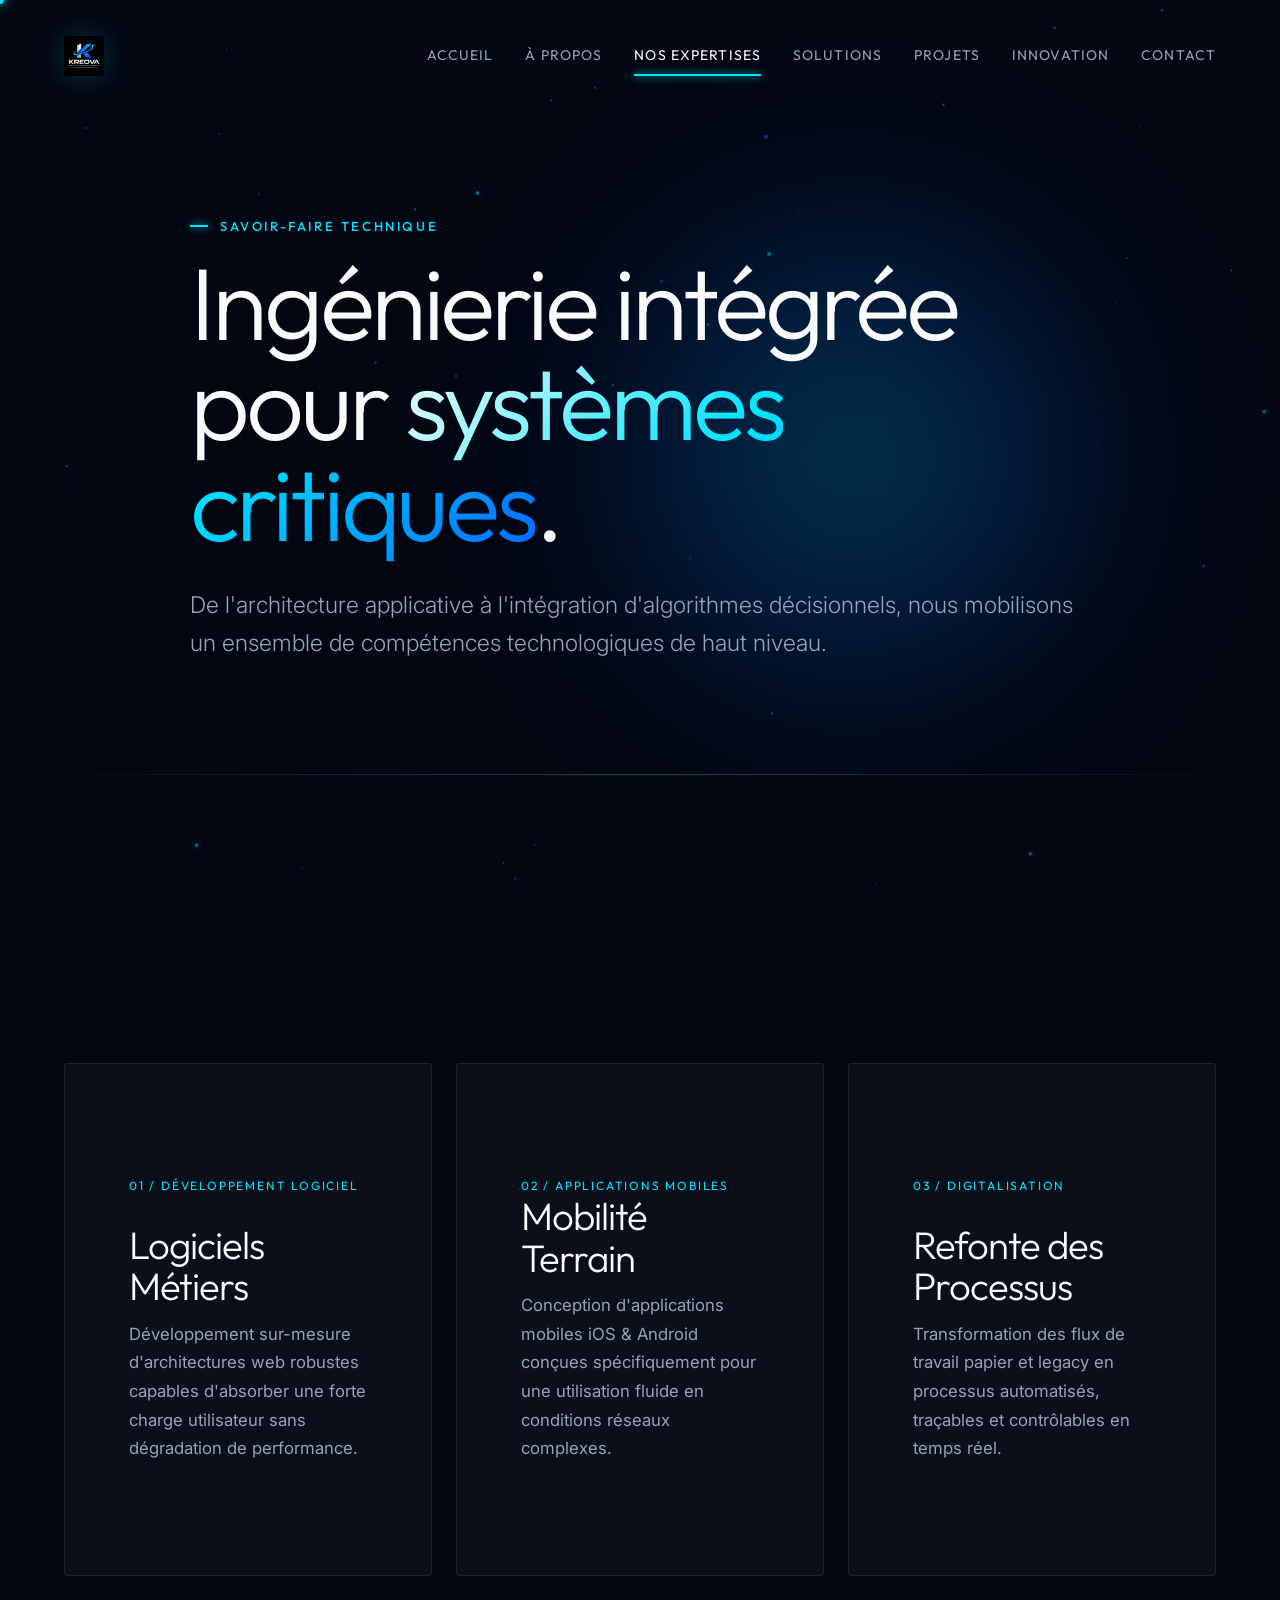
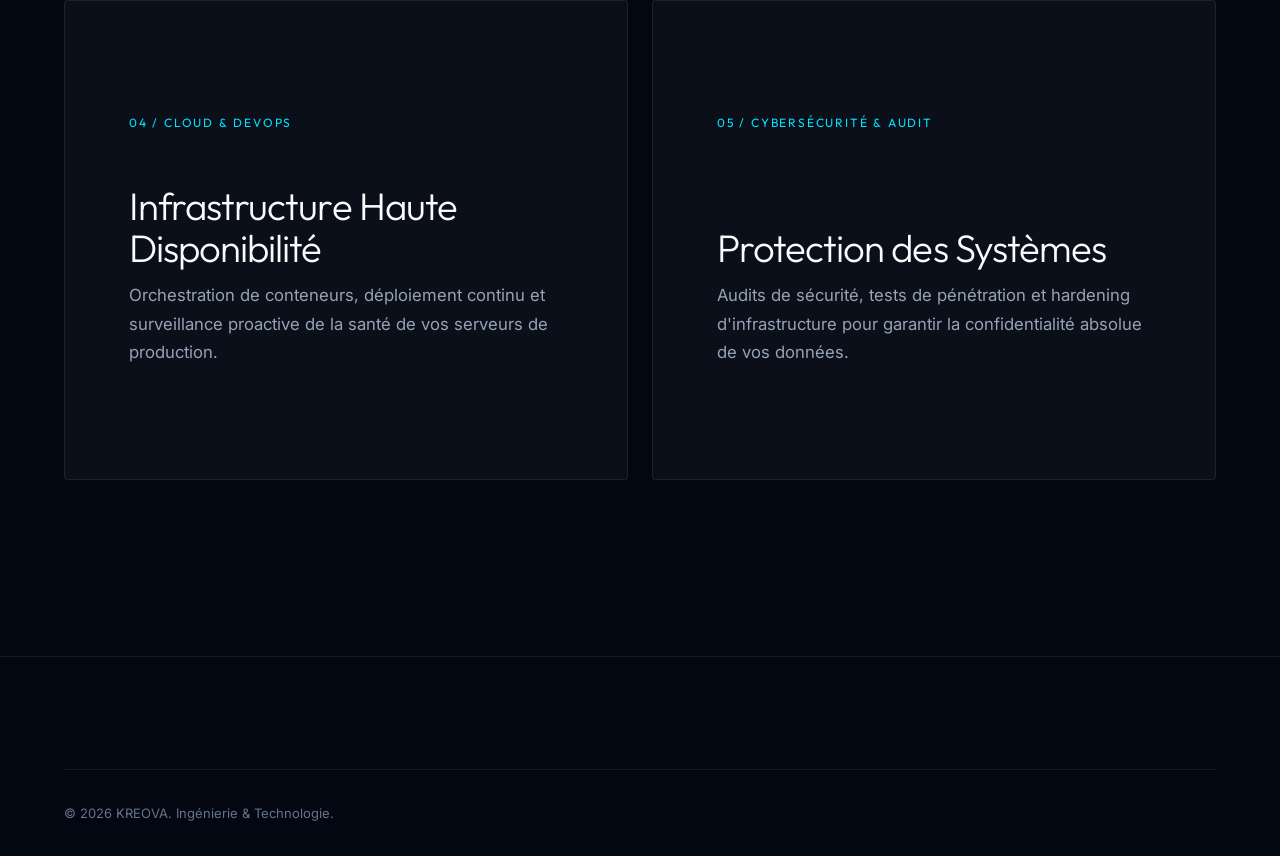
<file: expertises.html>
<!DOCTYPE html>
<html lang="fr">
<head>
    <meta charset="UTF-8">
    <meta name="viewport" content="width=device-width, initial-scale=1.0">
    <title>Nos Expertises | KREOVA</title>
    <meta name="description" content="Découvrez les domaines d'expertise technique et d'ingénierie logicielle développés par KREOVA.">
    <link rel="stylesheet" href="css/style.css">
    <link rel="icon" href="logo/Kreova Tech Logo with Orbiting K.png" type="image/png">
</head>
<body>
    <div class="page-wrapper">
        <div class="mobile-menu">
            <a href="index.html" class="nav__link">Accueil</a>
            <a href="about.html" class="nav__link">À propos</a>
            <a href="expertises.html" class="nav__link">Nos expertises</a>
            <a href="solutions.html" class="nav__link">Solutions</a>
            <a href="projets.html" class="nav__link">Projets</a>
            <a href="innovation.html" class="nav__link">Innovation</a>
            <a href="contact.html" class="nav__link">Contact</a>
        </div>

        <header class="header">
            <div class="container header__inner">
                <a href="index.html" class="header__logo">
                    <img src="logo/Kreova Tech Logo with Orbiting K.png" alt="KREOVA Logo">
                </a>
                <nav class="header__nav">
                    <a href="index.html" class="nav__link">Accueil</a>
                    <a href="about.html" class="nav__link">À propos</a>
                    <a href="expertises.html" class="nav__link active">Nos expertises</a>
                    <a href="solutions.html" class="nav__link">Solutions</a>
                    <a href="projets.html" class="nav__link">Projets</a>
                    <a href="innovation.html" class="nav__link">Innovation</a>
                    <a href="contact.html" class="nav__link">Contact</a>
                </nav>
                <button class="header__menu-btn">☰</button>
            </div>
        </header>

        <section class="hero" style="min-height: 65vh;">
            <div class="hero__ambient-glow"></div>
            <div class="container">
                <div class="hero__content">
                    <span class="text-overline reveal">Savoir-Faire Technique</span>
                    <h1 class="text-title-xxl reveal delay-1">
                        Ingénierie intégrée pour <span class="text-gradient">systèmes critiques</span>.
                    </h1>
                    <p class="text-lead reveal delay-2">
                        De l'architecture applicative à l'intégration d'algorithmes décisionnels, nous mobilisons un ensemble de compétences technologiques de haut niveau.
                    </p>
                </div>
            </div>
        </section>

        <div class="section-divider"></div>

        <section class="section">
            <div class="container">
                <div class="portfolio-grid reveal">
                    <div class="portfolio-card col-4">
                        <span class="portfolio-card__category">01 / DÉVELOPPEMENT LOGICIEL</span>
                        <div class="portfolio-card__content">
                            <h3 class="portfolio-card__title">Logiciels Métiers</h3>
                            <p class="portfolio-card__desc">Développement sur-mesure d'architectures web robustes capables d'absorber une forte charge utilisateur sans dégradation de performance.</p>
                        </div>
                    </div>

                    <div class="portfolio-card col-4">
                        <span class="portfolio-card__category">02 / APPLICATIONS MOBILES</span>
                        <div class="portfolio-card__content">
                            <h3 class="portfolio-card__title">Mobilité Terrain</h3>
                            <p class="portfolio-card__desc">Conception d'applications mobiles iOS & Android conçues spécifiquement pour une utilisation fluide en conditions réseaux complexes.</p>
                        </div>
                    </div>

                    <div class="portfolio-card col-4">
                        <span class="portfolio-card__category">03 / DIGITALISATION</span>
                        <div class="portfolio-card__content">
                            <h3 class="portfolio-card__title">Refonte des Processus</h3>
                            <p class="portfolio-card__desc">Transformation des flux de travail papier et legacy en processus automatisés, traçables et contrôlables en temps réel.</p>
                        </div>
                    </div>

                    <div class="portfolio-card col-6">
                        <span class="portfolio-card__category">04 / CLOUD & DEVOPS</span>
                        <div class="portfolio-card__content">
                            <h3 class="portfolio-card__title">Infrastructure Haute Disponibilité</h3>
                            <p class="portfolio-card__desc">Orchestration de conteneurs, déploiement continu et surveillance proactive de la santé de vos serveurs de production.</p>
                        </div>
                    </div>

                    <div class="portfolio-card col-6">
                        <span class="portfolio-card__category">05 / CYBERSÉCURITÉ & AUDIT</span>
                        <div class="portfolio-card__content">
                            <h3 class="portfolio-card__title">Protection des Systèmes</h3>
                            <p class="portfolio-card__desc">Audits de sécurité, tests de pénétration et hardening d'infrastructure pour garantir la confidentialité absolue de vos données.</p>
                        </div>
                    </div>
                </div>
            </div>
        </section>

        <footer class="footer">
            <div class="container">
                <div class="footer-bottom">
                    <div>&copy; 2026 KREOVA. Ingénierie & Technologie.</div>
                </div>
            </div>
        </footer>
    </div>
    <script src="js/main.js"></script>
</body>
</html>
</file>
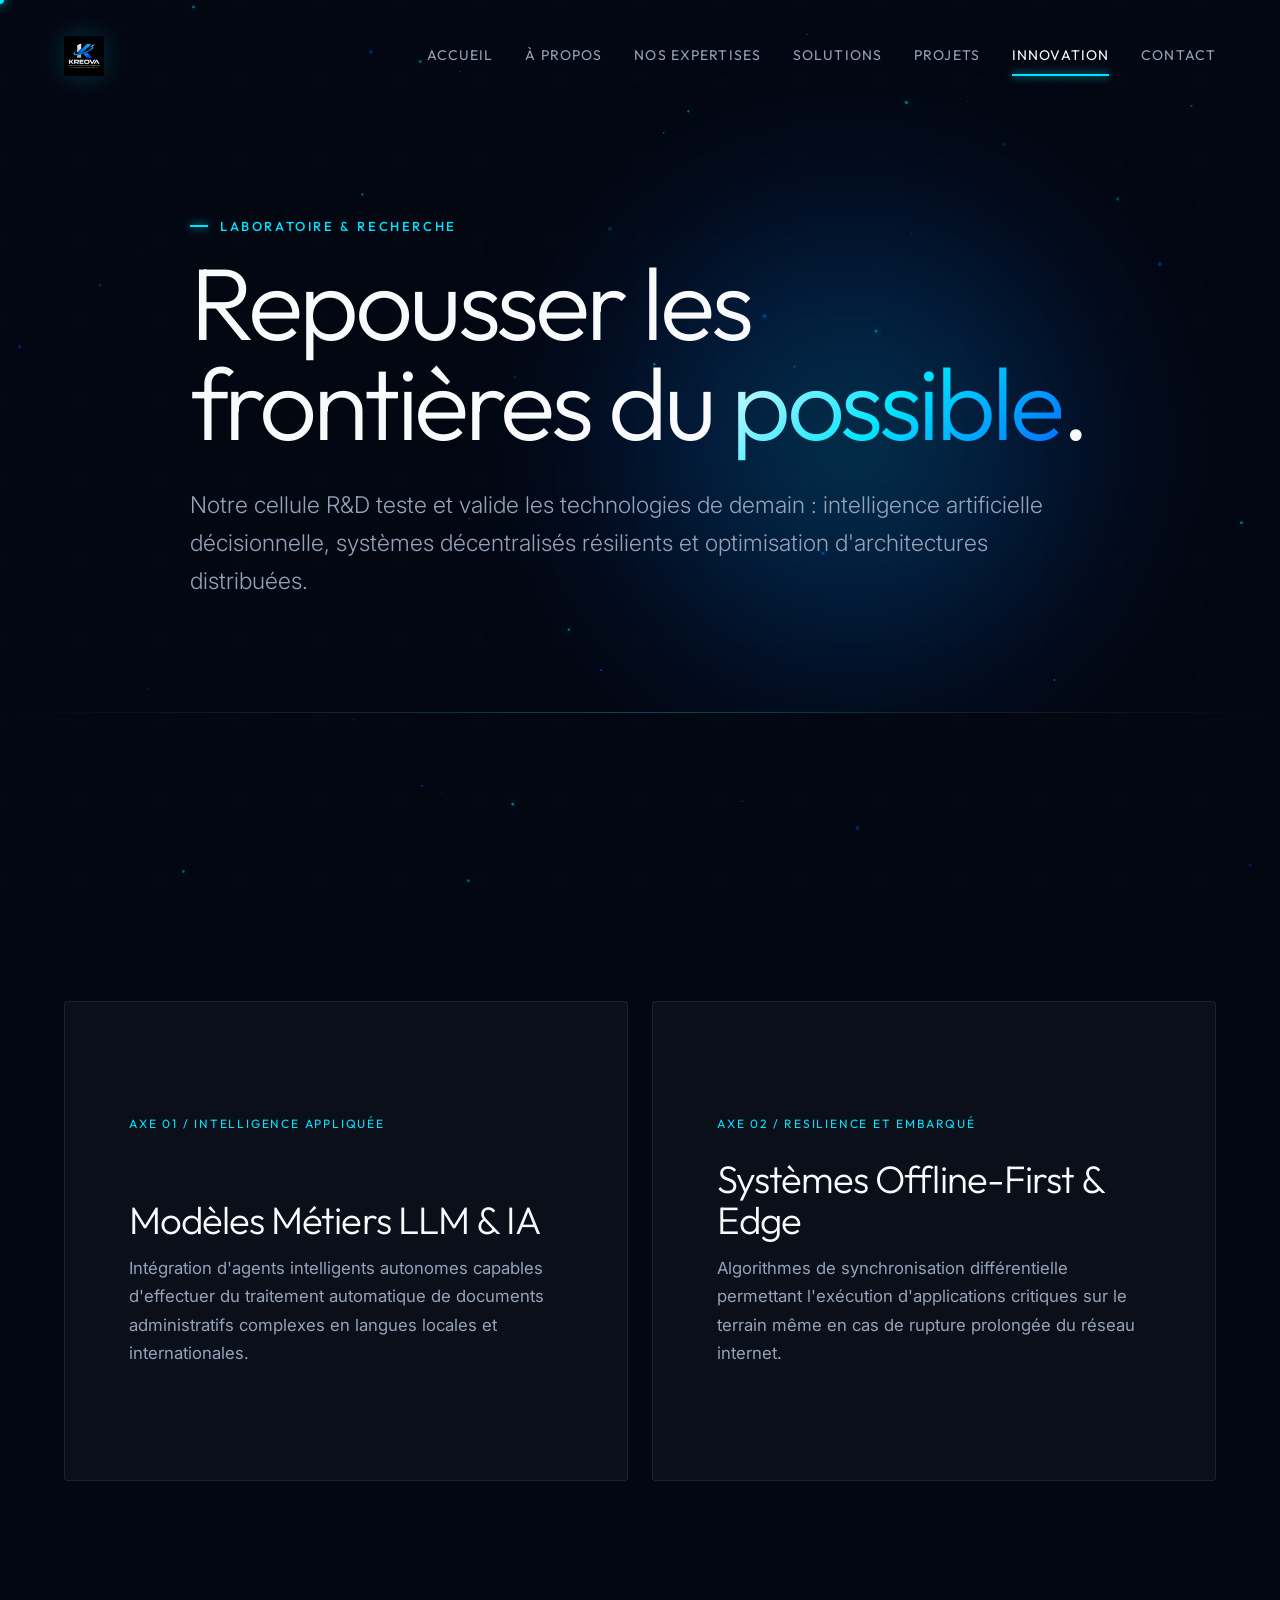
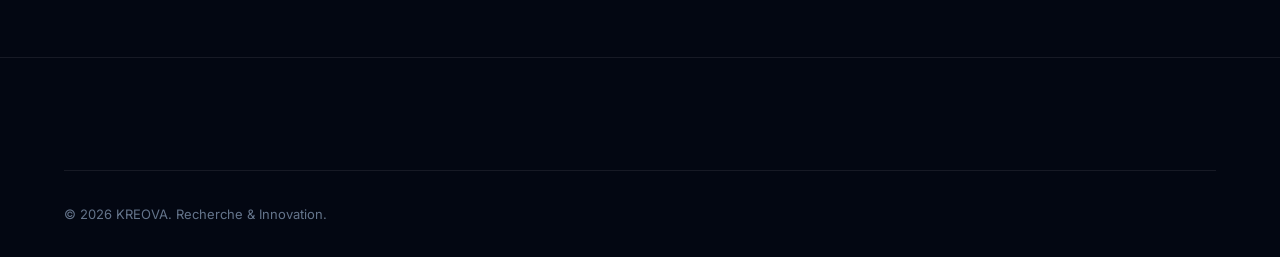
<file: innovation.html>
<!DOCTYPE html>
<html lang="fr">
<head>
    <meta charset="UTF-8">
    <meta name="viewport" content="width=device-width, initial-scale=1.0">
    <title>Innovation & R&D | KREOVA</title>
    <meta name="description" content="Pôle d'innovation technologique et de recherche appliquée par KREOVA.">
    <link rel="stylesheet" href="css/style.css">
    <link rel="icon" href="logo/Kreova Tech Logo with Orbiting K.png" type="image/png">
</head>
<body>
    <div class="page-wrapper">
        <div class="mobile-menu">
            <a href="index.html" class="nav__link">Accueil</a>
            <a href="about.html" class="nav__link">À propos</a>
            <a href="expertises.html" class="nav__link">Nos expertises</a>
            <a href="solutions.html" class="nav__link">Solutions</a>
            <a href="projets.html" class="nav__link">Projets</a>
            <a href="innovation.html" class="nav__link">Innovation</a>
            <a href="contact.html" class="nav__link">Contact</a>
        </div>

        <header class="header">
            <div class="container header__inner">
                <a href="index.html" class="header__logo">
                    <img src="logo/Kreova Tech Logo with Orbiting K.png" alt="KREOVA Logo">
                </a>
                <nav class="header__nav">
                    <a href="index.html" class="nav__link">Accueil</a>
                    <a href="about.html" class="nav__link">À propos</a>
                    <a href="expertises.html" class="nav__link">Nos expertises</a>
                    <a href="solutions.html" class="nav__link">Solutions</a>
                    <a href="projets.html" class="nav__link">Projets</a>
                    <a href="innovation.html" class="nav__link active">Innovation</a>
                    <a href="contact.html" class="nav__link">Contact</a>
                </nav>
                <button class="header__menu-btn">☰</button>
            </div>
        </header>

        <section class="hero" style="min-height: 65vh;">
            <div class="hero__ambient-glow"></div>
            <div class="container">
                <div class="hero__content">
                    <span class="text-overline reveal">Laboratoire & Recherche</span>
                    <h1 class="text-title-xxl reveal delay-1">
                        Repousser les frontières du <span class="text-gradient">possible</span>.
                    </h1>
                    <p class="text-lead reveal delay-2">
                        Notre cellule R&D teste et valide les technologies de demain : intelligence artificielle décisionnelle, systèmes décentralisés résilients et optimisation d'architectures distribuées.
                    </p>
                </div>
            </div>
        </section>

        <div class="section-divider"></div>

        <section class="section">
            <div class="container">
                <div class="portfolio-grid reveal">
                    <div class="portfolio-card col-6">
                        <span class="portfolio-card__category">AXE 01 / INTELLIGENCE APPLIQUÉE</span>
                        <div class="portfolio-card__content">
                            <h3 class="portfolio-card__title">Modèles Métiers LLM & IA</h3>
                            <p class="portfolio-card__desc">Intégration d'agents intelligents autonomes capables d'effectuer du traitement automatique de documents administratifs complexes en langues locales et internationales.</p>
                        </div>
                    </div>

                    <div class="portfolio-card col-6">
                        <span class="portfolio-card__category">AXE 02 / RESILIENCE ET EMBARQUÉ</span>
                        <div class="portfolio-card__content">
                            <h3 class="portfolio-card__title">Systèmes Offline-First & Edge</h3>
                            <p class="portfolio-card__desc">Algorithmes de synchronisation différentielle permettant l'exécution d'applications critiques sur le terrain même en cas de rupture prolongée du réseau internet.</p>
                        </div>
                    </div>
                </div>
            </div>
        </section>

        <footer class="footer">
            <div class="container">
                <div class="footer-bottom">
                    <div>&copy; 2026 KREOVA. Recherche & Innovation.</div>
                </div>
            </div>
        </footer>
    </div>
    <script src="js/main.js"></script>
</body>
</html>
</file>
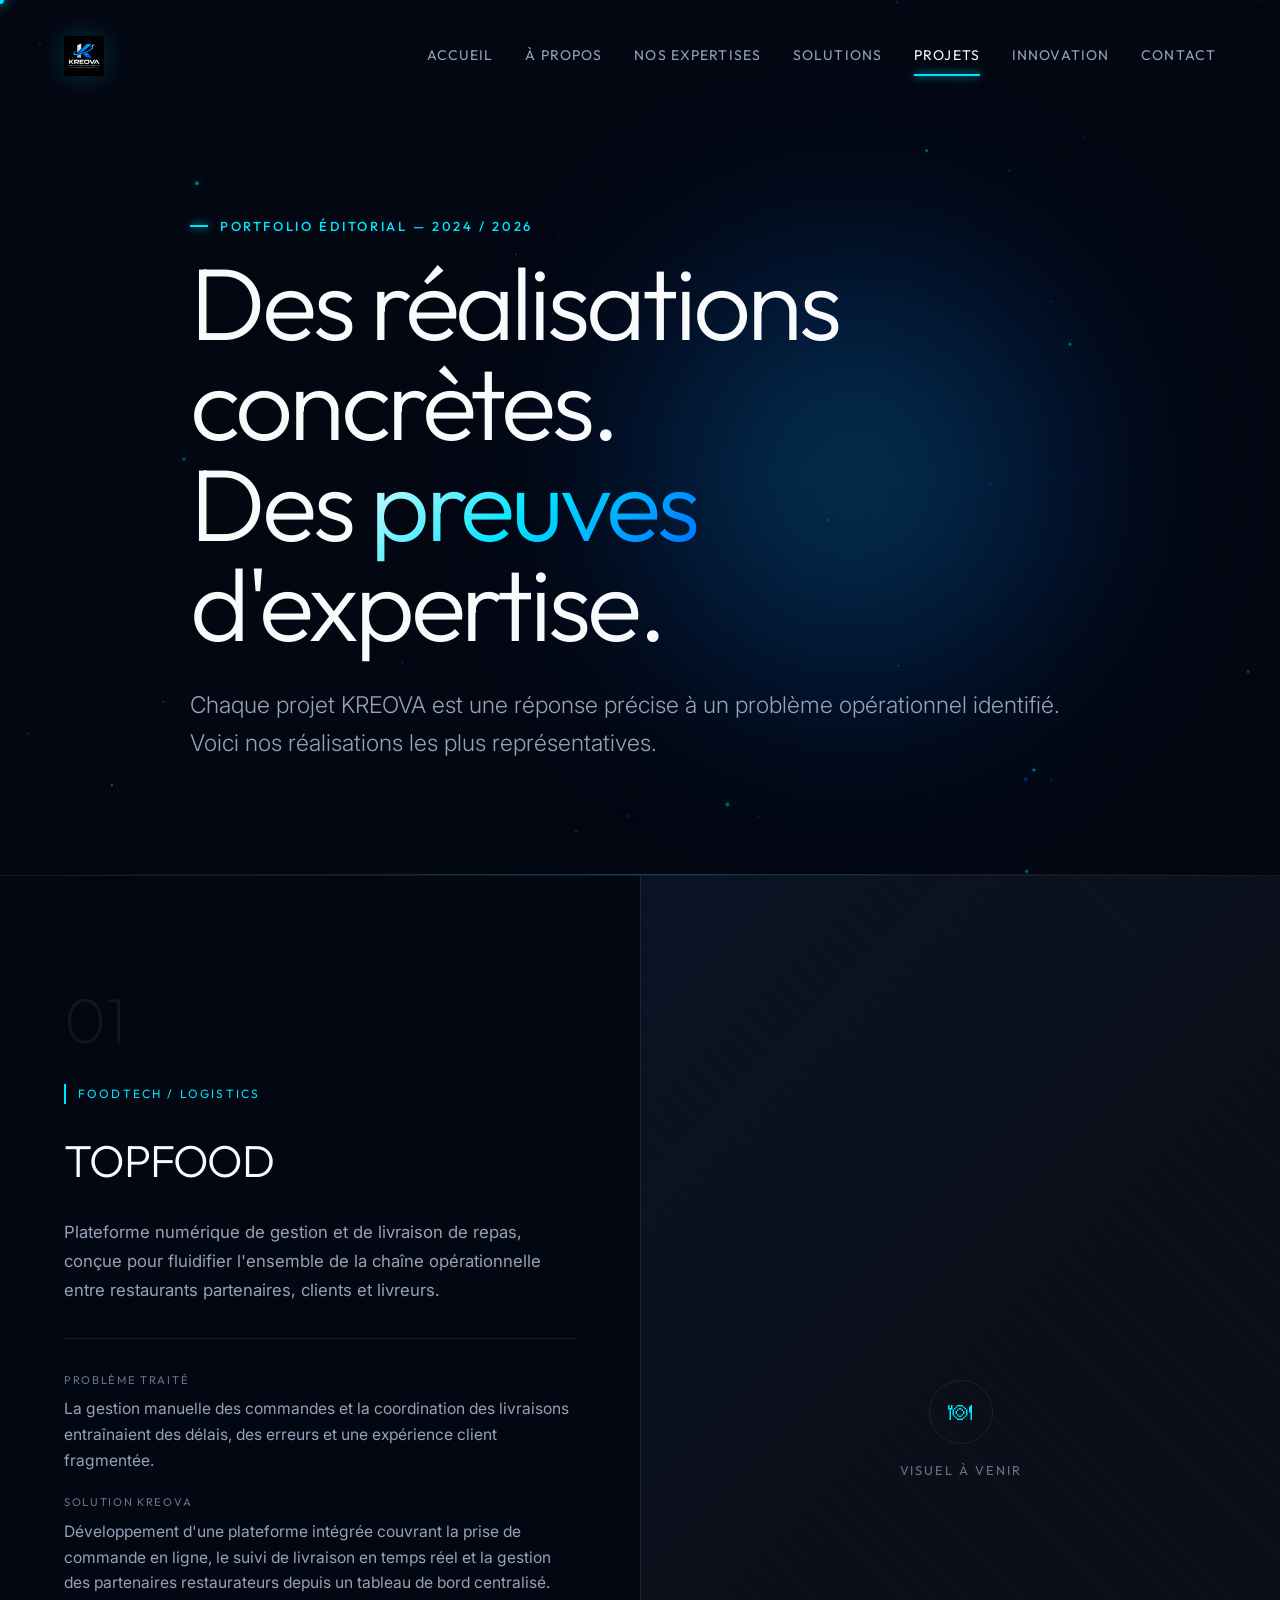
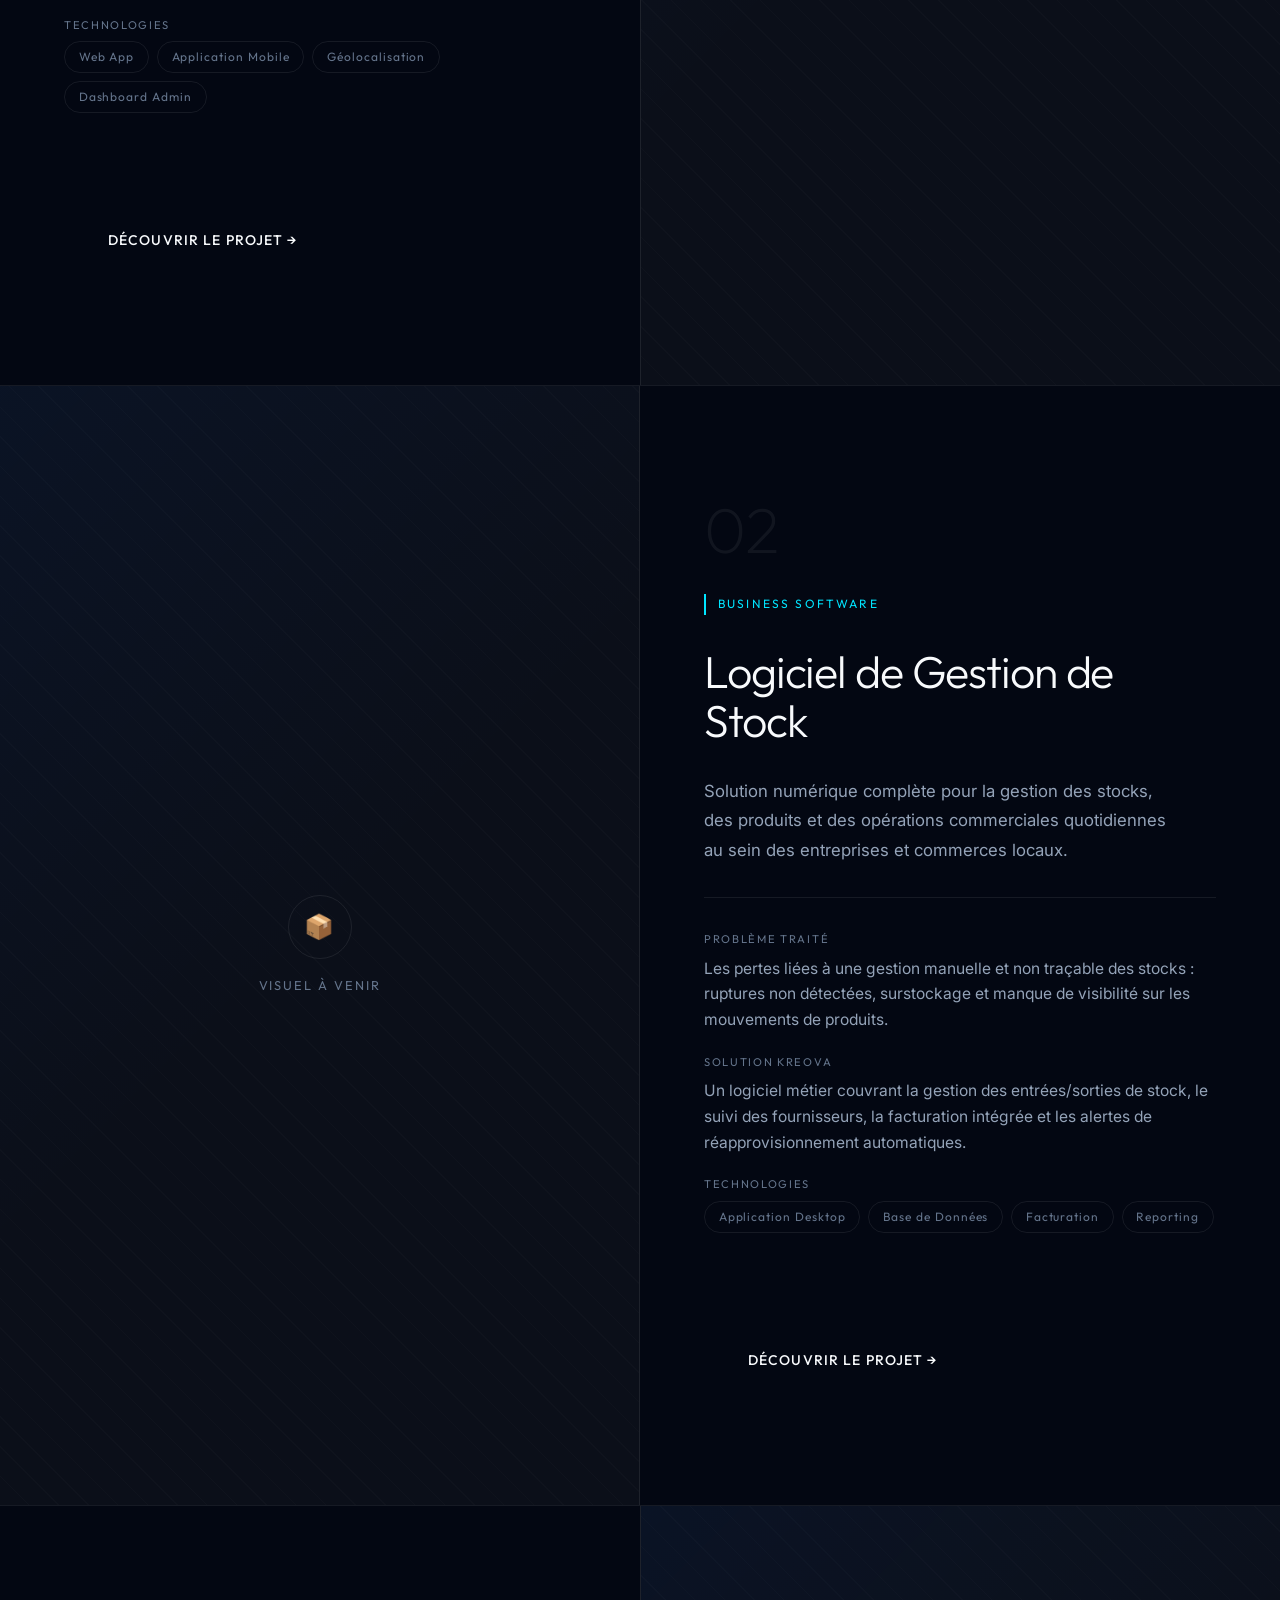
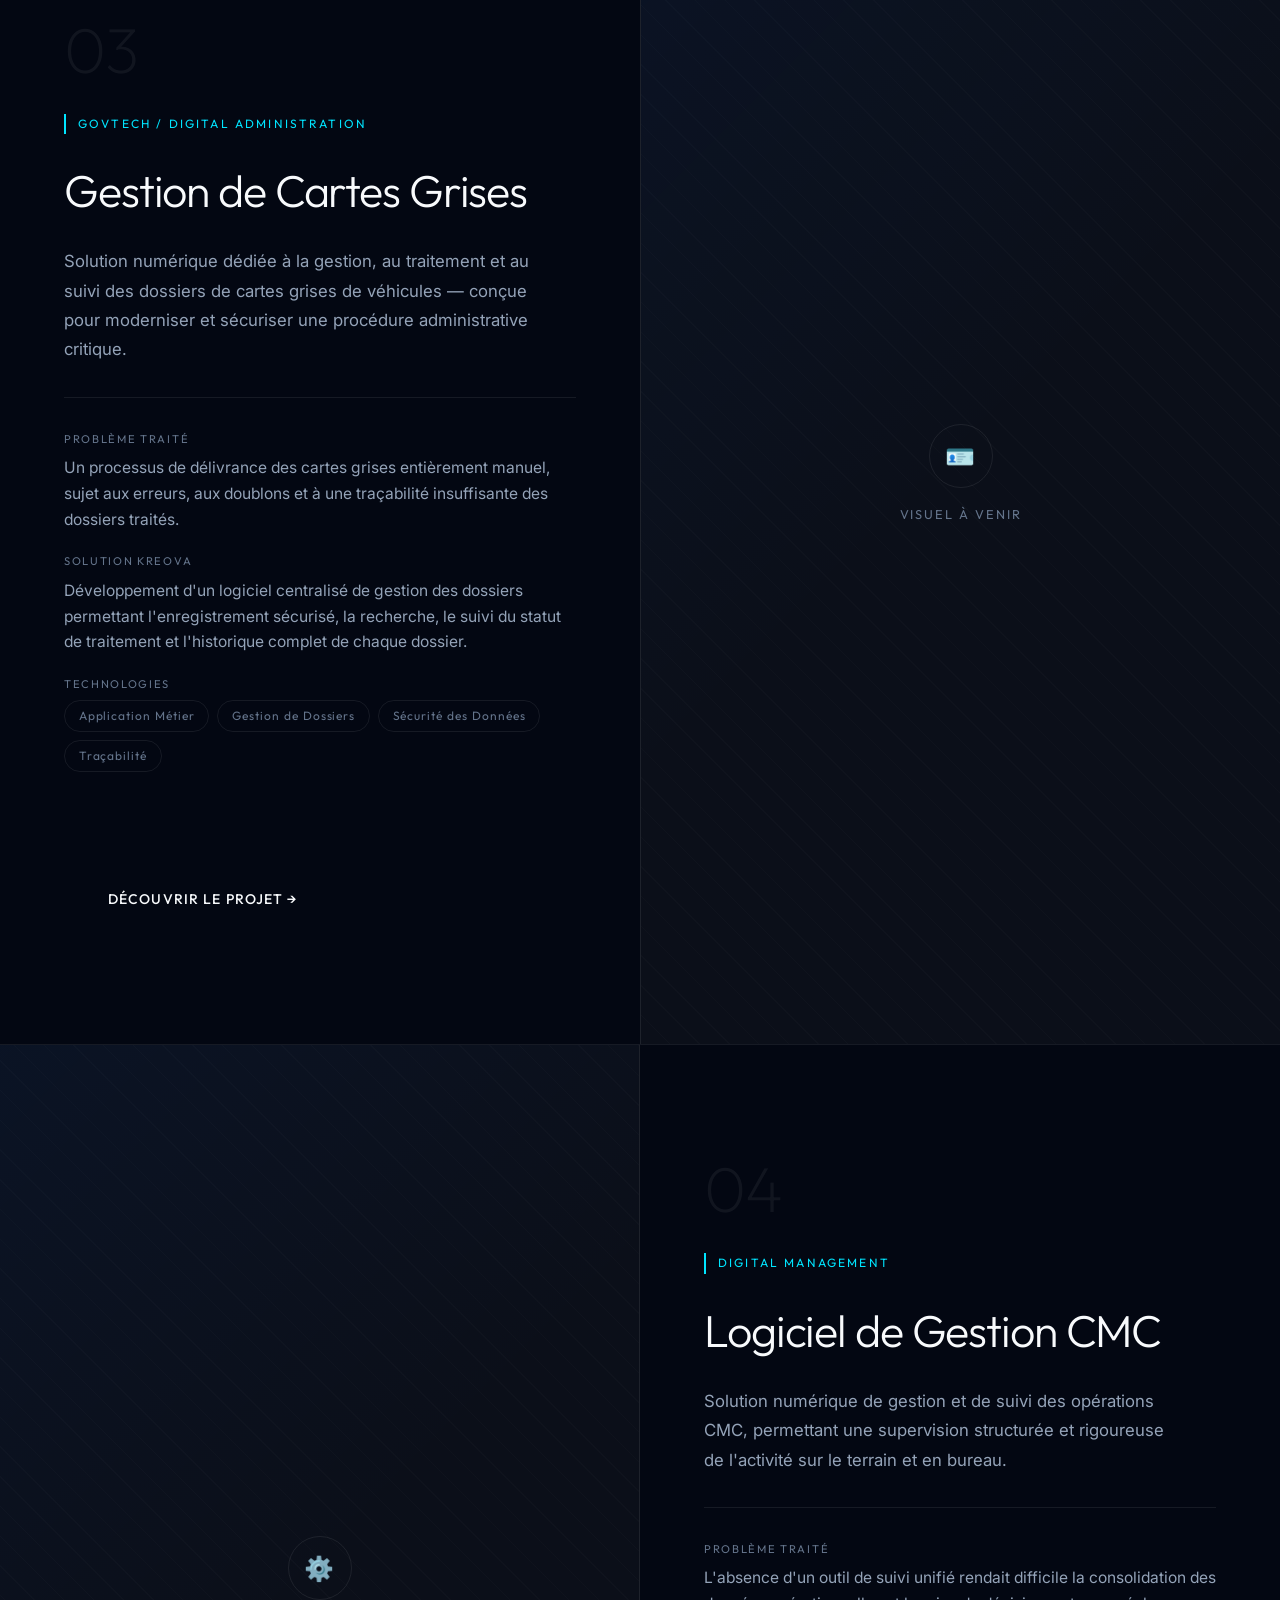
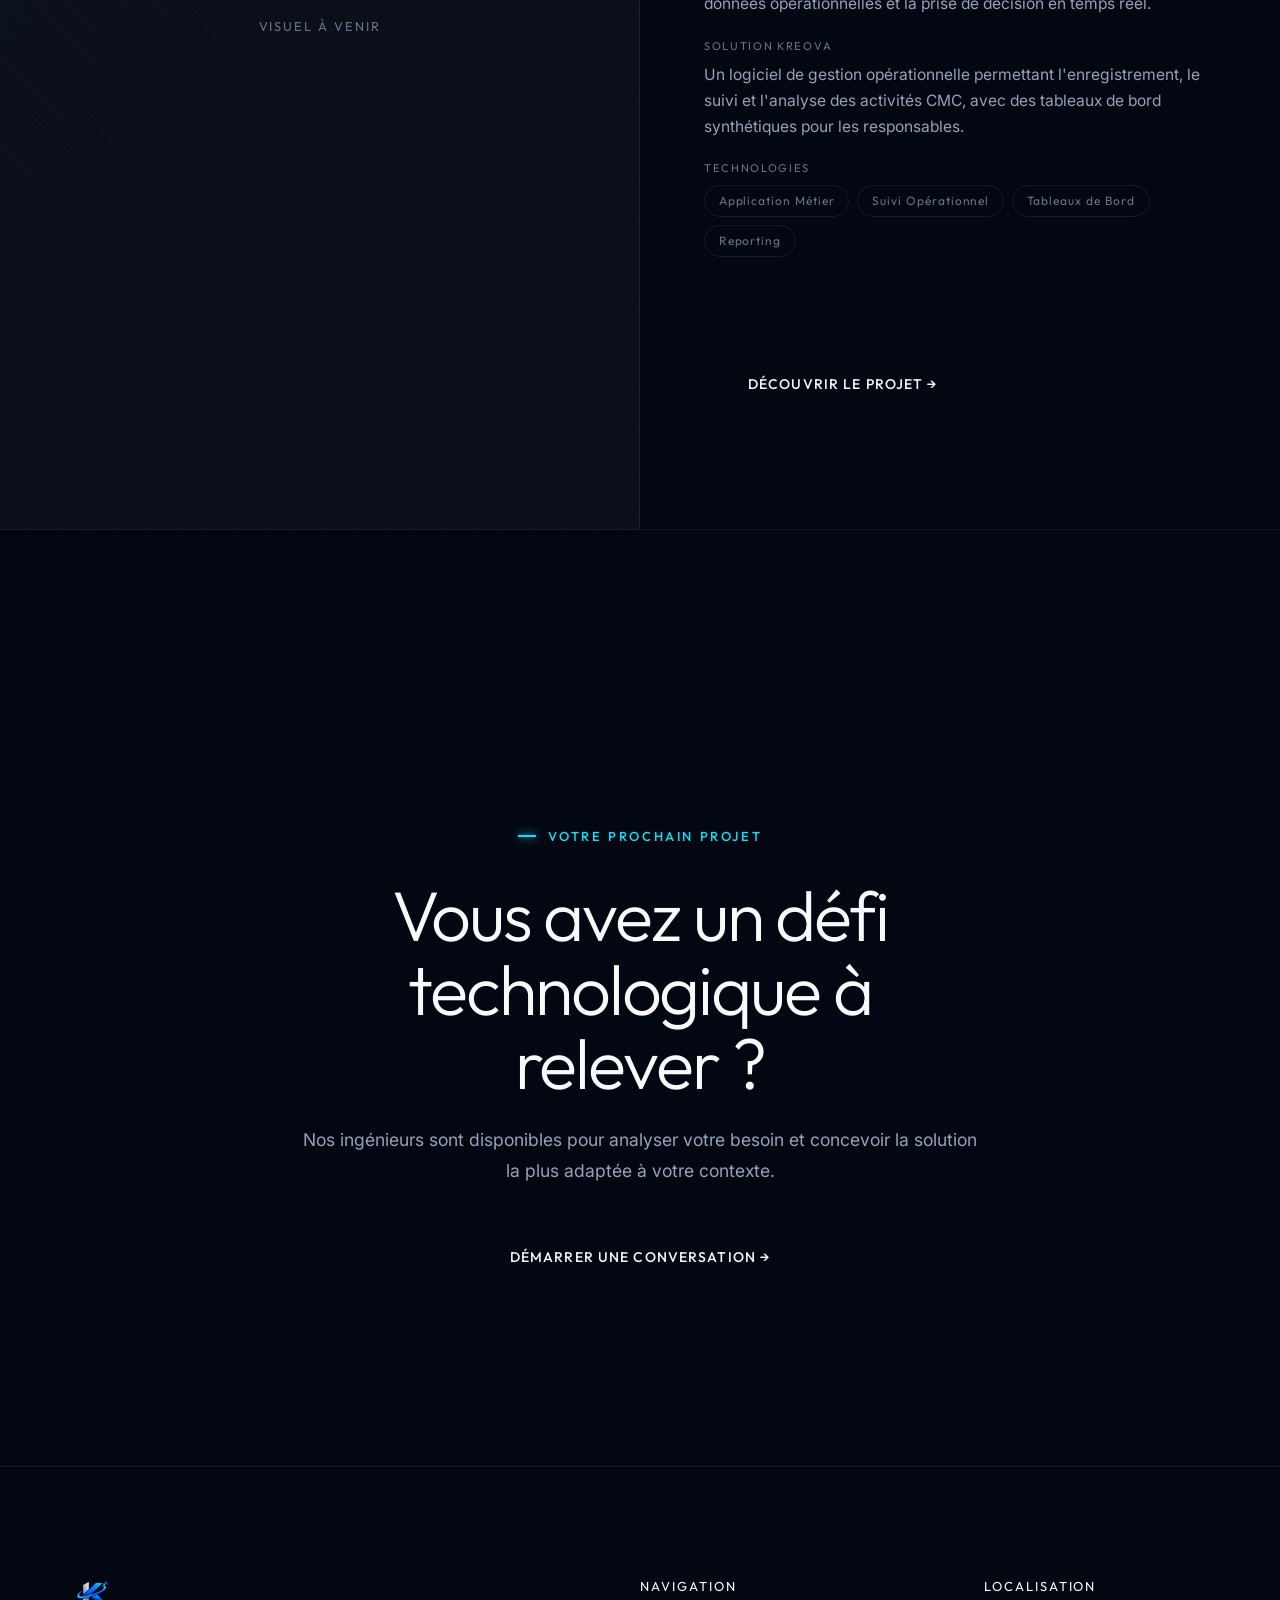
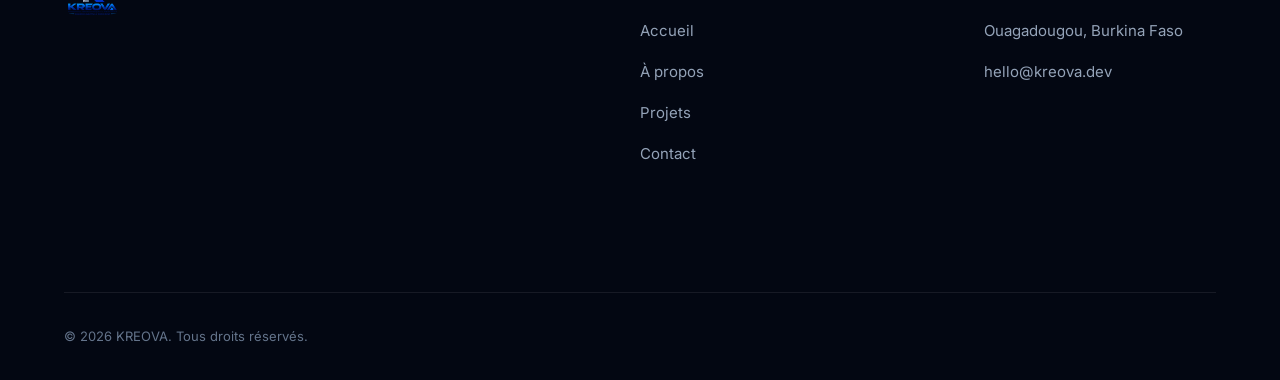
<file: projets.html>
<!DOCTYPE html>
<html lang="fr">
<head>
    <meta charset="UTF-8">
    <meta name="viewport" content="width=device-width, initial-scale=1.0">
    <title>Projets & Réalisations | KREOVA</title>
    <meta name="description" content="Découvrez les réalisations technologiques et logiciels sur-mesure signés KREOVA : TOPFOOD, Gestion de Stock, Cartes Grises, CMC.">
    <link rel="stylesheet" href="css/style.css">
    <link rel="icon" href="logo/Kreova Tech Logo with Orbiting K.png" type="image/png">
    <style>
        /* ─── Project Editorial Styles ─── */
        .project-list {
            display: flex;
            flex-direction: column;
            gap: 0;
        }

        .project-entry {
            display: grid;
            grid-template-columns: 1fr 1fr;
            min-height: 520px;
            border-top: 1px solid var(--color-border);
            position: relative;
            transition: border-color var(--transition-smooth);
        }

        .project-entry:last-child {
            border-bottom: 1px solid var(--color-border);
        }

        /* Alternate layout: odd entries = text left / visual right */
        /* Even entries = visual left / text right */
        .project-entry:nth-child(even) {
            direction: rtl;
        }
        .project-entry:nth-child(even) > * {
            direction: ltr;
        }

        .project-entry__visual {
            position: relative;
            overflow: hidden;
            background: var(--color-bg-surface);
            border-left: 1px solid var(--color-border);
            display: flex;
            align-items: center;
            justify-content: center;
        }

        .project-entry:nth-child(even) .project-entry__visual {
            border-left: none;
            border-right: 1px solid var(--color-border);
        }

        /* Placeholder for visuals — will be replaced with real images */
        .project-entry__visual-placeholder {
            width: 100%;
            height: 100%;
            display: flex;
            flex-direction: column;
            align-items: center;
            justify-content: center;
            gap: 1rem;
            color: var(--color-text-dim);
            font-family: var(--font-heading);
            font-size: 0.8rem;
            letter-spacing: 0.15em;
            text-transform: uppercase;
            background: 
                linear-gradient(135deg, rgba(0,102,255,0.05) 0%, transparent 50%),
                repeating-linear-gradient(
                    45deg,
                    transparent,
                    transparent 20px,
                    rgba(255,255,255,0.015) 20px,
                    rgba(255,255,255,0.015) 21px
                );
        }

        .project-entry__visual-placeholder-icon {
            width: 64px;
            height: 64px;
            border: 1px solid var(--color-border);
            border-radius: 50%;
            display: flex;
            align-items: center;
            justify-content: center;
            font-size: 1.5rem;
            color: var(--color-accent-cyan);
        }

        /* Real image style — active once project image src is set */
        .project-entry__visual img {
            width: 100%;
            height: 100%;
            object-fit: cover;
            display: block;
            transition: transform 0.8s cubic-bezier(0.25, 0.46, 0.45, 0.94);
        }

        .project-entry:hover .project-entry__visual img {
            transform: scale(1.04);
        }

        .project-entry__content {
            padding: var(--spacing-xl) var(--spacing-lg);
            display: flex;
            flex-direction: column;
            justify-content: center;
            gap: var(--spacing-md);
        }

        .project-entry__index {
            font-family: var(--font-heading);
            font-size: 4rem;
            font-weight: 200;
            line-height: 1;
            color: rgba(255,255,255,0.06);
            letter-spacing: -0.02em;
            user-select: none;
        }

        .project-entry__category {
            font-family: var(--font-heading);
            font-size: 0.75rem;
            text-transform: uppercase;
            letter-spacing: 0.18em;
            color: var(--color-accent-cyan);
            border-left: 2px solid var(--color-accent-cyan);
            padding-left: 0.75rem;
        }

        .project-entry__title {
            font-family: var(--font-heading);
            font-size: clamp(2rem, 3.5vw, 3.25rem);
            font-weight: 300;
            line-height: 1.1;
            color: var(--color-text-main);
        }

        .project-entry__desc {
            font-size: 1.05rem;
            color: var(--color-text-muted);
            line-height: 1.75;
            max-width: 480px;
        }

        .project-entry__details {
            display: flex;
            flex-direction: column;
            gap: 1.25rem;
            padding: var(--spacing-md) 0;
            border-top: 1px solid var(--color-border);
        }

        .project-detail-block {}

        .project-detail-block__label {
            font-family: var(--font-heading);
            font-size: 0.7rem;
            text-transform: uppercase;
            letter-spacing: 0.15em;
            color: var(--color-text-dim);
            margin-bottom: 0.4rem;
        }

        .project-detail-block__text {
            font-size: 0.975rem;
            color: var(--color-text-muted);
            line-height: 1.65;
        }

        .project-entry__tech {
            display: flex;
            flex-wrap: wrap;
            gap: 0.5rem;
        }

        .tech-pill {
            display: inline-block;
            padding: 0.3rem 0.85rem;
            border: 1px solid var(--color-border);
            border-radius: 100px;
            font-family: var(--font-heading);
            font-size: 0.75rem;
            letter-spacing: 0.08em;
            color: var(--color-text-dim);
            transition: all var(--transition-fast);
        }

        .tech-pill:hover {
            border-color: var(--color-accent-cyan);
            color: var(--color-accent-cyan);
        }

        .project-entry__cta {
            margin-top: auto;
            padding-top: var(--spacing-md);
        }

        /* Hover line highlight on entire entry */
        .project-entry::after {
            content: '';
            position: absolute;
            bottom: 0;
            left: 0;
            height: 2px;
            width: 0;
            background: linear-gradient(90deg, var(--color-accent-cyan), var(--color-primary));
            transition: width 0.5s cubic-bezier(0.25, 0.46, 0.45, 0.94);
        }

        .project-entry:hover::after {
            width: 100%;
        }

        /* Responsive */
        @media (max-width: 1024px) {
            .project-entry,
            .project-entry:nth-child(even) {
                grid-template-columns: 1fr;
                direction: ltr;
                min-height: auto;
            }

            .project-entry__visual {
                height: 280px;
                border-left: none;
                border-bottom: 1px solid var(--color-border);
            }

            .project-entry:nth-child(even) .project-entry__visual {
                border-right: none;
                border-bottom: 1px solid var(--color-border);
            }

            .project-entry__content {
                padding: var(--spacing-lg) var(--spacing-md);
            }

            .project-entry__index {
                font-size: 2.5rem;
            }
        }

        @media (max-width: 768px) {
            .project-entry__visual {
                height: 220px;
            }

            .project-entry__title {
                font-size: 1.75rem;
            }
        }
    </style>
</head>
<body>
    <div class="page-wrapper">
        <div class="mobile-menu">
            <a href="index.html" class="nav__link">Accueil</a>
            <a href="about.html" class="nav__link">À propos</a>
            <a href="expertises.html" class="nav__link">Nos expertises</a>
            <a href="solutions.html" class="nav__link">Solutions</a>
            <a href="projets.html" class="nav__link">Projets</a>
            <a href="innovation.html" class="nav__link">Innovation</a>
            <a href="contact.html" class="nav__link">Contact</a>
        </div>

        <header class="header">
            <div class="container header__inner">
                <a href="index.html" class="header__logo">
                    <img src="logo/Kreova Tech Logo with Orbiting K.png" alt="KREOVA Logo">
                </a>
                <nav class="header__nav">
                    <a href="index.html" class="nav__link">Accueil</a>
                    <a href="about.html" class="nav__link">À propos</a>
                    <a href="expertises.html" class="nav__link">Nos expertises</a>
                    <a href="solutions.html" class="nav__link">Solutions</a>
                    <a href="projets.html" class="nav__link active">Projets</a>
                    <a href="innovation.html" class="nav__link">Innovation</a>
                    <a href="contact.html" class="nav__link">Contact</a>
                </nav>
                <button class="header__menu-btn">☰</button>
            </div>
        </header>

        <!-- Hero -->
        <section class="hero" style="min-height: 60vh;">
            <div class="hero__ambient-glow"></div>
            <div class="container">
                <div class="hero__content">
                    <span class="text-overline reveal">Portfolio Éditorial — 2024 / 2026</span>
                    <h1 class="text-title-xxl reveal delay-1">
                        Des réalisations concrètes.<br>
                        Des <span class="text-gradient">preuves</span> d'expertise.
                    </h1>
                    <p class="text-lead reveal delay-2">
                        Chaque projet KREOVA est une réponse précise à un problème opérationnel identifié. Voici nos réalisations les plus représentatives.
                    </p>
                </div>
            </div>
        </section>

        <div class="section-divider"></div>

        <!-- Project List -->
        <section class="section" style="padding-top: 0;">
            <div class="project-list reveal">

                <!-- 01 — TOPFOOD -->
                <article class="project-entry">
                    <div class="project-entry__content">
                        <div class="project-entry__index">01</div>
                        <span class="project-entry__category">FoodTech / Logistics</span>
                        <h2 class="project-entry__title">TOPFOOD</h2>
                        <p class="project-entry__desc">
                            Plateforme numérique de gestion et de livraison de repas, conçue pour fluidifier l'ensemble de la chaîne opérationnelle entre restaurants partenaires, clients et livreurs.
                        </p>
                        <div class="project-entry__details">
                            <div class="project-detail-block">
                                <div class="project-detail-block__label">Problème traité</div>
                                <div class="project-detail-block__text">La gestion manuelle des commandes et la coordination des livraisons entraînaient des délais, des erreurs et une expérience client fragmentée.</div>
                            </div>
                            <div class="project-detail-block">
                                <div class="project-detail-block__label">Solution KREOVA</div>
                                <div class="project-detail-block__text">Développement d'une plateforme intégrée couvrant la prise de commande en ligne, le suivi de livraison en temps réel et la gestion des partenaires restaurateurs depuis un tableau de bord centralisé.</div>
                            </div>
                            <div class="project-detail-block">
                                <div class="project-detail-block__label">Technologies</div>
                                <div class="project-entry__tech">
                                    <span class="tech-pill">Web App</span>
                                    <span class="tech-pill">Application Mobile</span>
                                    <span class="tech-pill">Géolocalisation</span>
                                    <span class="tech-pill">Dashboard Admin</span>
                                </div>
                            </div>
                        </div>
                        <div class="project-entry__cta">
                            <a href="contact.html" class="btn btn--outline">Découvrir le projet →</a>
                        </div>
                    </div>
                    <div class="project-entry__visual">
                        <!-- Remplacer par : <img src="images/topfood-preview.jpg" alt="TOPFOOD — Plateforme de livraison de repas"> -->
                        <div class="project-entry__visual-placeholder">
                            <div class="project-entry__visual-placeholder-icon">🍽</div>
                            Visuel à venir
                        </div>
                    </div>
                </article>

                <!-- 02 — LOGICIEL DE GESTION DE STOCK -->
                <article class="project-entry">
                    <div class="project-entry__content">
                        <div class="project-entry__index">02</div>
                        <span class="project-entry__category">Business Software</span>
                        <h2 class="project-entry__title">Logiciel de Gestion de Stock</h2>
                        <p class="project-entry__desc">
                            Solution numérique complète pour la gestion des stocks, des produits et des opérations commerciales quotidiennes au sein des entreprises et commerces locaux.
                        </p>
                        <div class="project-entry__details">
                            <div class="project-detail-block">
                                <div class="project-detail-block__label">Problème traité</div>
                                <div class="project-detail-block__text">Les pertes liées à une gestion manuelle et non traçable des stocks : ruptures non détectées, surstockage et manque de visibilité sur les mouvements de produits.</div>
                            </div>
                            <div class="project-detail-block">
                                <div class="project-detail-block__label">Solution KREOVA</div>
                                <div class="project-detail-block__text">Un logiciel métier couvrant la gestion des entrées/sorties de stock, le suivi des fournisseurs, la facturation intégrée et les alertes de réapprovisionnement automatiques.</div>
                            </div>
                            <div class="project-detail-block">
                                <div class="project-detail-block__label">Technologies</div>
                                <div class="project-entry__tech">
                                    <span class="tech-pill">Application Desktop</span>
                                    <span class="tech-pill">Base de Données</span>
                                    <span class="tech-pill">Facturation</span>
                                    <span class="tech-pill">Reporting</span>
                                </div>
                            </div>
                        </div>
                        <div class="project-entry__cta">
                            <a href="contact.html" class="btn btn--outline">Découvrir le projet →</a>
                        </div>
                    </div>
                    <div class="project-entry__visual">
                        <!-- Remplacer par : <img src="images/gestion-stock-preview.jpg" alt="Logiciel de Gestion de Stock KREOVA"> -->
                        <div class="project-entry__visual-placeholder">
                            <div class="project-entry__visual-placeholder-icon">📦</div>
                            Visuel à venir
                        </div>
                    </div>
                </article>

                <!-- 03 — GESTION DE CARTES GRISES -->
                <article class="project-entry">
                    <div class="project-entry__content">
                        <div class="project-entry__index">03</div>
                        <span class="project-entry__category">GovTech / Digital Administration</span>
                        <h2 class="project-entry__title">Gestion de Cartes Grises</h2>
                        <p class="project-entry__desc">
                            Solution numérique dédiée à la gestion, au traitement et au suivi des dossiers de cartes grises de véhicules — conçue pour moderniser et sécuriser une procédure administrative critique.
                        </p>
                        <div class="project-entry__details">
                            <div class="project-detail-block">
                                <div class="project-detail-block__label">Problème traité</div>
                                <div class="project-detail-block__text">Un processus de délivrance des cartes grises entièrement manuel, sujet aux erreurs, aux doublons et à une traçabilité insuffisante des dossiers traités.</div>
                            </div>
                            <div class="project-detail-block">
                                <div class="project-detail-block__label">Solution KREOVA</div>
                                <div class="project-detail-block__text">Développement d'un logiciel centralisé de gestion des dossiers permettant l'enregistrement sécurisé, la recherche, le suivi du statut de traitement et l'historique complet de chaque dossier.</div>
                            </div>
                            <div class="project-detail-block">
                                <div class="project-detail-block__label">Technologies</div>
                                <div class="project-entry__tech">
                                    <span class="tech-pill">Application Métier</span>
                                    <span class="tech-pill">Gestion de Dossiers</span>
                                    <span class="tech-pill">Sécurité des Données</span>
                                    <span class="tech-pill">Traçabilité</span>
                                </div>
                            </div>
                        </div>
                        <div class="project-entry__cta">
                            <a href="contact.html" class="btn btn--outline">Découvrir le projet →</a>
                        </div>
                    </div>
                    <div class="project-entry__visual">
                        <!-- Remplacer par : <img src="images/cartes-grises-preview.jpg" alt="Logiciel Gestion Cartes Grises KREOVA"> -->
                        <div class="project-entry__visual-placeholder">
                            <div class="project-entry__visual-placeholder-icon">🪪</div>
                            Visuel à venir
                        </div>
                    </div>
                </article>

                <!-- 04 — LOGICIEL DE GESTION CMC -->
                <article class="project-entry">
                    <div class="project-entry__content">
                        <div class="project-entry__index">04</div>
                        <span class="project-entry__category">Digital Management</span>
                        <h2 class="project-entry__title">Logiciel de Gestion CMC</h2>
                        <p class="project-entry__desc">
                            Solution numérique de gestion et de suivi des opérations CMC, permettant une supervision structurée et rigoureuse de l'activité sur le terrain et en bureau.
                        </p>
                        <div class="project-entry__details">
                            <div class="project-detail-block">
                                <div class="project-detail-block__label">Problème traité</div>
                                <div class="project-detail-block__text">L'absence d'un outil de suivi unifié rendait difficile la consolidation des données opérationnelles et la prise de décision en temps réel.</div>
                            </div>
                            <div class="project-detail-block">
                                <div class="project-detail-block__label">Solution KREOVA</div>
                                <div class="project-detail-block__text">Un logiciel de gestion opérationnelle permettant l'enregistrement, le suivi et l'analyse des activités CMC, avec des tableaux de bord synthétiques pour les responsables.</div>
                            </div>
                            <div class="project-detail-block">
                                <div class="project-detail-block__label">Technologies</div>
                                <div class="project-entry__tech">
                                    <span class="tech-pill">Application Métier</span>
                                    <span class="tech-pill">Suivi Opérationnel</span>
                                    <span class="tech-pill">Tableaux de Bord</span>
                                    <span class="tech-pill">Reporting</span>
                                </div>
                            </div>
                        </div>
                        <div class="project-entry__cta">
                            <a href="contact.html" class="btn btn--outline">Découvrir le projet →</a>
                        </div>
                    </div>
                    <div class="project-entry__visual">
                        <!-- Remplacer par : <img src="images/gestion-cmc-preview.jpg" alt="Logiciel Gestion CMC KREOVA"> -->
                        <div class="project-entry__visual-placeholder">
                            <div class="project-entry__visual-placeholder-icon">⚙️</div>
                            Visuel à venir
                        </div>
                    </div>
                </article>

            </div>
        </section>

        <!-- CTA Block -->
        <section class="section" style="padding-top: var(--spacing-xl);">
            <div class="container">
                <div class="reveal" style="text-align: center; max-width: 680px; margin: 0 auto;">
                    <span class="text-overline">Votre Prochain Projet</span>
                    <h2 class="text-title-xl" style="margin: 1rem 0 1.5rem;">Vous avez un défi technologique à relever ?</h2>
                    <p style="color: var(--color-text-muted); font-size: 1.1rem; line-height: 1.75; margin-bottom: 2.5rem;">
                        Nos ingénieurs sont disponibles pour analyser votre besoin et concevoir la solution la plus adaptée à votre contexte.
                    </p>
                    <a href="contact.html" class="btn btn--primary">Démarrer une conversation →</a>
                </div>
            </div>
        </section>

        <footer class="footer">
            <div class="container">
                <div class="footer-grid">
                    <div class="footer-brand">
                        <a href="index.html" class="footer-brand__logo">
                            <img src="logo/Kreova Futuristic Blue Tech Logo.png" alt="KREOVA Logo">
                        </a>
                    </div>
                    <div class="footer-nav">
                        <h4>Navigation</h4>
                        <ul>
                            <li><a href="index.html">Accueil</a></li>
                            <li><a href="about.html">À propos</a></li>
                            <li><a href="projets.html">Projets</a></li>
                            <li><a href="contact.html">Contact</a></li>
                        </ul>
                    </div>
                    <div class="footer-nav">
                        <h4>Localisation</h4>
                        <ul>
                            <li><a>Ouagadougou, Burkina Faso</a></li>
                            <li><a href="mailto:hello@kreova.dev">hello@kreova.dev</a></li>
                        </ul>
                    </div>
                </div>
                <div class="footer-bottom">
                    <div>&copy; 2026 KREOVA. Tous droits réservés.</div>
                </div>
            </div>
        </footer>
    </div>
    <script src="js/main.js"></script>
</body>
</html>
</file>
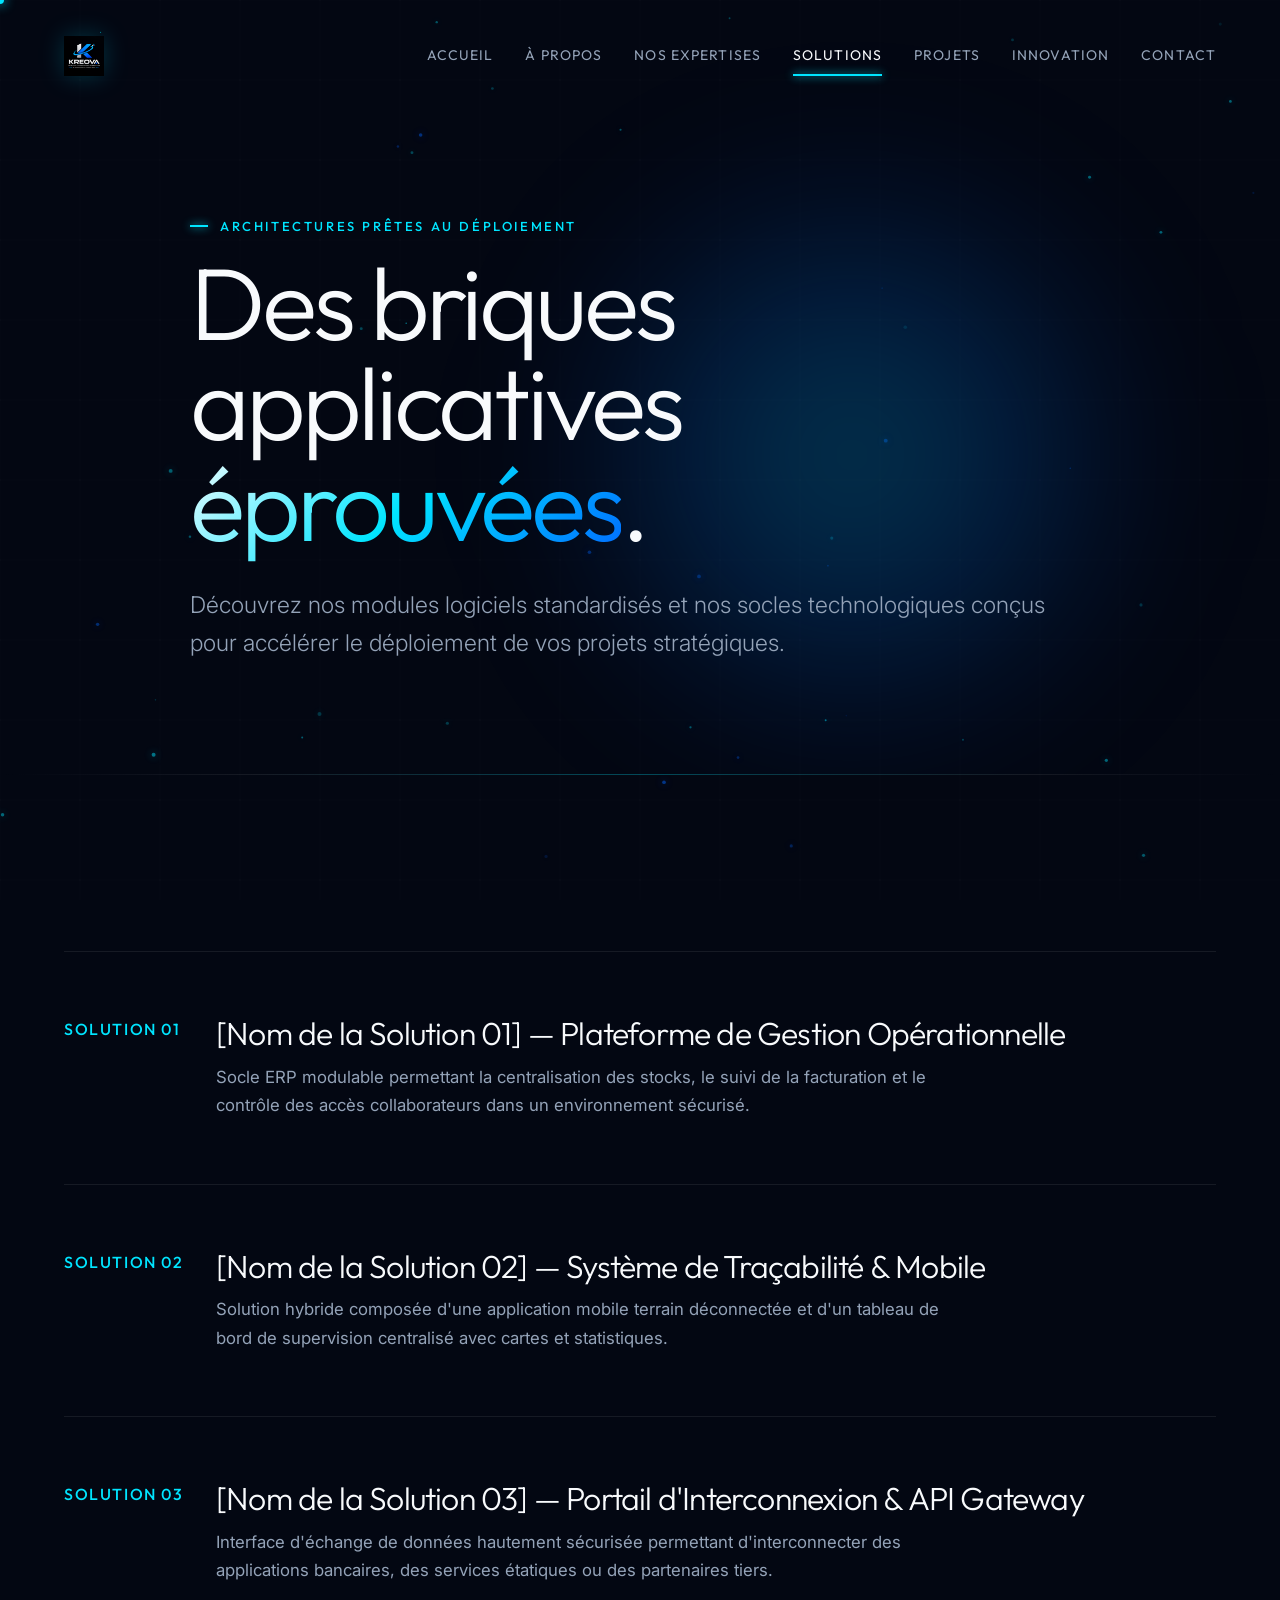
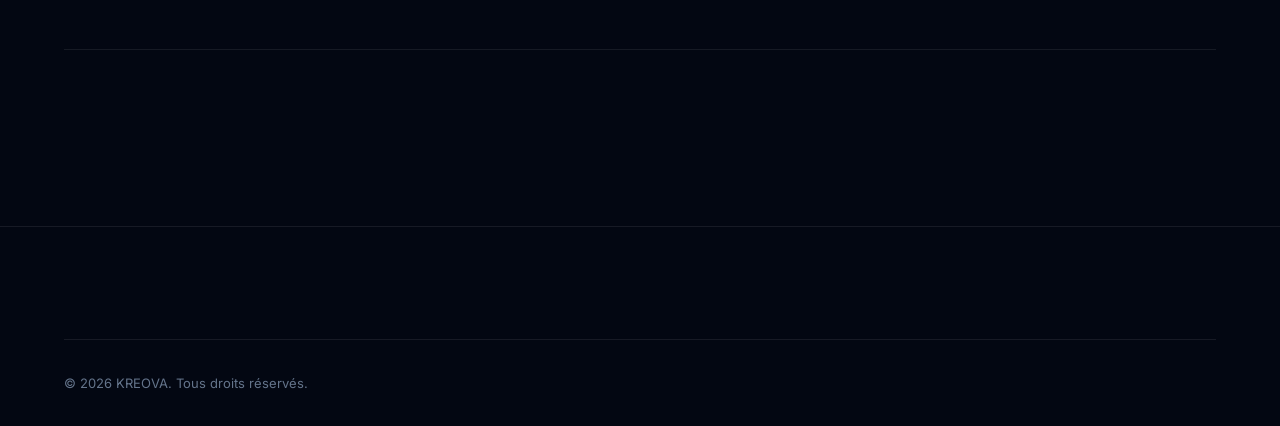
<file: solutions.html>
<!DOCTYPE html>
<html lang="fr">
<head>
    <meta charset="UTF-8">
    <meta name="viewport" content="width=device-width, initial-scale=1.0">
    <title>Solutions | KREOVA</title>
    <meta name="description" content="Découvrez les solutions applicatives et plateformes métiers conçues par KREOVA.">
    <link rel="stylesheet" href="css/style.css">
    <link rel="icon" href="logo/Kreova Tech Logo with Orbiting K.png" type="image/png">
</head>
<body>
    <div class="page-wrapper">
        <div class="mobile-menu">
            <a href="index.html" class="nav__link">Accueil</a>
            <a href="about.html" class="nav__link">À propos</a>
            <a href="expertises.html" class="nav__link">Nos expertises</a>
            <a href="solutions.html" class="nav__link">Solutions</a>
            <a href="projets.html" class="nav__link">Projets</a>
            <a href="innovation.html" class="nav__link">Innovation</a>
            <a href="contact.html" class="nav__link">Contact</a>
        </div>

        <header class="header">
            <div class="container header__inner">
                <a href="index.html" class="header__logo">
                    <img src="logo/Kreova Tech Logo with Orbiting K.png" alt="KREOVA Logo">
                </a>
                <nav class="header__nav">
                    <a href="index.html" class="nav__link">Accueil</a>
                    <a href="about.html" class="nav__link">À propos</a>
                    <a href="expertises.html" class="nav__link">Nos expertises</a>
                    <a href="solutions.html" class="nav__link active">Solutions</a>
                    <a href="projets.html" class="nav__link">Projets</a>
                    <a href="innovation.html" class="nav__link">Innovation</a>
                    <a href="contact.html" class="nav__link">Contact</a>
                </nav>
                <button class="header__menu-btn">☰</button>
            </div>
        </header>

        <section class="hero" style="min-height: 65vh;">
            <div class="hero__ambient-glow"></div>
            <div class="container">
                <div class="hero__content">
                    <span class="text-overline reveal">Architectures Prêtes au Déploiement</span>
                    <h1 class="text-title-xxl reveal delay-1">
                        Des briques applicatives <span class="text-gradient">éprouvées</span>.
                    </h1>
                    <p class="text-lead reveal delay-2">
                        Découvrez nos modules logiciels standardisés et nos socles technologiques conçus pour accélérer le déploiement de vos projets stratégiques.
                    </p>
                </div>
            </div>
        </section>

        <div class="section-divider"></div>

        <section class="section">
            <div class="container">
                <div class="editorial-list reveal">
                    <div class="editorial-item">
                        <div class="editorial-item__num">SOLUTION 01</div>
                        <div class="editorial-item__content">
                            <h3>[Nom de la Solution 01] — Plateforme de Gestion Opérationnelle</h3>
                            <p>Socle ERP modulable permettant la centralisation des stocks, le suivi de la facturation et le contrôle des accès collaborateurs dans un environnement sécurisé.</p>
                        </div>
                    </div>
                    <div class="editorial-item">
                        <div class="editorial-item__num">SOLUTION 02</div>
                        <div class="editorial-item__content">
                            <h3>[Nom de la Solution 02] — Système de Traçabilité & Mobile</h3>
                            <p>Solution hybride composée d'une application mobile terrain déconnectée et d'un tableau de bord de supervision centralisé avec cartes et statistiques.</p>
                        </div>
                    </div>
                    <div class="editorial-item">
                        <div class="editorial-item__num">SOLUTION 03</div>
                        <div class="editorial-item__content">
                            <h3>[Nom de la Solution 03] — Portail d'Interconnexion & API Gateway</h3>
                            <p>Interface d'échange de données hautement sécurisée permettant d'interconnecter des applications bancaires, des services étatiques ou des partenaires tiers.</p>
                        </div>
                    </div>
                </div>
            </div>
        </section>

        <footer class="footer">
            <div class="container">
                <div class="footer-bottom">
                    <div>&copy; 2026 KREOVA. Tous droits réservés.</div>
                </div>
            </div>
        </footer>
    </div>
    <script src="js/main.js"></script>
</body>
</html>
</file>
<file: css/style.css>
@import url('https://fonts.googleapis.com/css2?family=Inter:wght@300;400;500;600&family=Outfit:wght@300;400;500;600;700&display=swap');

:root {
  /* Color System */
  --color-bg-navy: #030712;
  --color-bg-surface: #0B0F19;
  --color-bg-card: rgba(17, 24, 39, 0.6);
  --color-text-main: #F8FAFC;
  --color-text-muted: #94A3B8;
  --color-text-dim: #64748B;
  
  --color-blue-electric: #0066FF;
  --color-accent-cyan: #00E5FF;
  --color-accent-glow: rgba(0, 229, 255, 0.25);
  --color-blue-glow: rgba(0, 102, 255, 0.2);
  
  --color-border: rgba(255, 255, 255, 0.08);
  --color-border-hover: rgba(0, 229, 255, 0.3);
  --glass-bg: rgba(11, 15, 25, 0.75);
  --glass-border: rgba(255, 255, 255, 0.1);
  
  /* Fonts */
  --font-heading: 'Outfit', -apple-system, sans-serif;
  --font-body: 'Inter', -apple-system, sans-serif;
  
  /* Spacing */
  --spacing-xs: 0.5rem;
  --spacing-sm: 1rem;
  --spacing-md: 2rem;
  --spacing-lg: 4rem;
  --spacing-xl: 7rem;
  --spacing-xxl: 11rem;
  
  /* Transitions */
  --ease-out-expo: cubic-bezier(0.16, 1, 0.3, 1);
  --transition-fast: 250ms var(--ease-out-expo);
  --transition-smooth: 600ms var(--ease-out-expo);
  --transition-slow: 1000ms var(--ease-out-expo);
}

/* Base Reset & Smoothness */
* {
  margin: 0;
  padding: 0;
  box-sizing: border-box;
}

html {
  font-size: 16px;
  background-color: var(--color-bg-navy);
  color-scheme: dark;
  -webkit-font-smoothing: antialiased;
  -moz-osx-font-smoothing: grayscale;
  scroll-behavior: smooth;
}

body {
  color: var(--color-text-main);
  font-family: var(--font-body);
  line-height: 1.7;
  overflow-x: hidden;
  background: var(--color-bg-navy);
  position: relative;
}

body.menu-open {
  overflow: hidden;
}

::selection {
  background: var(--color-blue-electric);
  color: #FFFFFF;
}

a {
  color: inherit;
  text-decoration: none;
  transition: color var(--transition-fast);
}

/* Custom Cursor (Discreet & Elegant) */
.custom-cursor {
  position: fixed;
  top: 0;
  left: 0;
  width: 8px;
  height: 8px;
  background: var(--color-accent-cyan);
  border-radius: 50%;
  pointer-events: none;
  z-index: 9999;
  transform: translate(-50%, -50%);
  transition: transform 0.1s ease-out, opacity 0.3s ease;
  box-shadow: 0 0 12px var(--color-accent-cyan);
}

.custom-cursor-follower {
  position: fixed;
  top: 0;
  left: 0;
  width: 36px;
  height: 36px;
  border: 1px solid rgba(0, 229, 255, 0.4);
  border-radius: 50%;
  pointer-events: none;
  z-index: 9998;
  transform: translate(-50%, -50%);
  transition: transform 0.25s cubic-bezier(0.1, 0.8, 0.2, 1), width 0.3s ease, height 0.3s ease, border-color 0.3s ease;
}

body:hover .custom-cursor { opacity: 1; }
.cursor-hover .custom-cursor-follower {
  width: 54px;
  height: 54px;
  border-color: var(--color-accent-cyan);
  background: rgba(0, 229, 255, 0.05);
}

@media (max-width: 1024px) {
  .custom-cursor, .custom-cursor-follower { display: none !important; }
}

/* Background Canvas Layer */
#bgCanvas {
  position: fixed;
  top: 0;
  left: 0;
  width: 100vw;
  height: 100vh;
  pointer-events: none;
  z-index: 0;
  opacity: 0.85;
}

/* Depth Container Wrap */
.page-wrapper {
  position: relative;
  z-index: 1;
}

/* Typography XXL & Editorial Styles */
h1, h2, h3, h4, h5, h6 {
  font-family: var(--font-heading);
  font-weight: 400;
  line-height: 1.08;
  color: var(--color-text-main);
  letter-spacing: -0.025em;
}

.text-gradient {
  background: linear-gradient(135deg, #FFFFFF 0%, #00E5FF 50%, #0066FF 100%);
  -webkit-background-clip: text;
  -webkit-text-fill-color: transparent;
}

.text-overline {
  font-family: var(--font-heading);
  font-size: 0.8125rem;
  text-transform: uppercase;
  letter-spacing: 0.2em;
  color: var(--color-accent-cyan);
  font-weight: 500;
  margin-bottom: var(--spacing-sm);
  display: inline-flex;
  align-items: center;
  gap: 0.75rem;
}

.text-overline::before {
  content: '';
  display: inline-block;
  width: 18px;
  height: 2px;
  background: var(--color-accent-cyan);
  box-shadow: 0 0 8px var(--color-accent-cyan);
}

.text-title-xxl {
  font-size: clamp(3.5rem, 8vw, 7.5rem);
  letter-spacing: -0.04em;
  font-weight: 300;
  line-height: 0.98;
  margin-bottom: var(--spacing-md);
}

.text-title-xl {
  font-size: clamp(2.75rem, 5.5vw, 5rem);
  letter-spacing: -0.03em;
  font-weight: 300;
  line-height: 1.05;
  margin-bottom: var(--spacing-md);
}

.text-title-lg {
  font-size: clamp(2rem, 4vw, 3.75rem);
  letter-spacing: -0.02em;
  font-weight: 300;
  margin-bottom: var(--spacing-sm);
}

.text-lead {
  font-size: clamp(1.125rem, 1.8vw, 1.45rem);
  font-weight: 300;
  color: var(--color-text-muted);
  max-width: 65ch;
  line-height: 1.65;
}

p {
  max-width: 68ch;
  color: var(--color-text-muted);
}

/* Layout Utilities */
.container {
  max-width: 1600px;
  margin: 0 auto;
  padding: 0 5vw;
}

.section {
  padding: var(--spacing-xxl) 0;
  position: relative;
}

.section-divider {
  width: 100%;
  height: 1px;
  background: linear-gradient(90deg, transparent 0%, var(--color-border) 20%, var(--color-border-hover) 50%, var(--color-border) 80%, transparent 100%);
  margin: 0 auto;
}

/* Luxury Interactive Buttons */
.btn {
  position: relative;
  display: inline-flex;
  align-items: center;
  justify-content: center;
  gap: 0.75rem;
  padding: 1.25rem 2.75rem;
  border-radius: 2px;
  font-family: var(--font-heading);
  font-size: 0.875rem;
  font-weight: 500;
  letter-spacing: 0.08em;
  cursor: pointer;
  text-transform: uppercase;
  overflow: hidden;
  transition: all var(--transition-smooth);
  z-index: 1;
}

.btn-primary {
  background: #FFFFFF;
  color: var(--color-bg-navy);
  border: 1px solid #FFFFFF;
  box-shadow: 0 4px 20px rgba(255, 255, 255, 0.15);
}

.btn-primary::before {
  content: '';
  position: absolute;
  top: 0;
  left: -100%;
  width: 100%;
  height: 100%;
  background: linear-gradient(90deg, transparent, rgba(255, 255, 255, 0.4), transparent);
  transition: left 0.6s ease;
  z-index: 2;
}

.btn-primary:hover::before {
  left: 100%;
}

.btn-primary:hover {
  background: var(--color-accent-cyan);
  border-color: var(--color-accent-cyan);
  color: var(--color-bg-navy);
  box-shadow: 0 0 30px rgba(0, 229, 255, 0.4);
}

.btn-outline {
  background: var(--glass-bg);
  backdrop-filter: blur(12px);
  -webkit-backdrop-filter: blur(12px);
  border: 1px solid var(--color-border);
  color: var(--color-text-main);
}

.btn-outline:hover {
  border-color: var(--color-accent-cyan);
  color: var(--color-accent-cyan);
  box-shadow: 0 0 25px rgba(0, 229, 255, 0.15);
  background: rgba(0, 229, 255, 0.05);
}

.btn-icon {
  width: 12px;
  height: 12px;
  transition: transform var(--transition-fast);
}

.btn:hover .btn-icon {
  transform: translateX(4px);
}

/* Header & Glass Navigation */
.header {
  position: fixed;
  top: 0;
  left: 0;
  width: 100%;
  padding: 2.25rem 0;
  z-index: 100;
  transition: padding var(--transition-smooth), background var(--transition-smooth), border var(--transition-smooth);
  border-bottom: 1px solid transparent;
}

.header.scrolled {
  padding: 1.2rem 0;
  background: rgba(3, 7, 18, 0.85);
  backdrop-filter: blur(24px);
  -webkit-backdrop-filter: blur(24px);
  border-bottom: 1px solid var(--glass-border);
}

.header__inner {
  display: flex;
  justify-content: space-between;
  align-items: center;
}

.header__logo {
  display: flex;
  align-items: center;
  gap: 1rem;
}

.header__logo img {
  height: 40px;
  width: auto;
  display: block;
  filter: drop-shadow(0 0 12px rgba(0, 229, 255, 0.2));
  transition: transform var(--transition-fast);
}

.header__logo:hover img {
  transform: scale(1.03);
}

.header__nav {
  display: flex;
  gap: 2.5vw;
  align-items: center;
}

.nav__link {
  position: relative;
  font-family: var(--font-heading);
  font-size: 0.875rem;
  font-weight: 400;
  color: var(--color-text-muted);
  text-transform: uppercase;
  letter-spacing: 0.08em;
  padding: 0.5rem 0;
  transition: color var(--transition-fast);
}

.nav__link::after {
  content: '';
  position: absolute;
  bottom: 0;
  left: 0;
  width: 0%;
  height: 2px;
  background: var(--color-accent-cyan);
  box-shadow: 0 0 8px var(--color-accent-cyan);
  transition: width var(--transition-smooth);
}

.nav__link:hover, .nav__link.active {
  color: var(--color-text-main);
}

.nav__link:hover::after, .nav__link.active::after {
  width: 100%;
}

.header__menu-btn {
  display: none;
  background: transparent;
  border: 1px solid var(--color-border);
  color: var(--color-text-main);
  width: 44px;
  height: 44px;
  border-radius: 4px;
  font-size: 1.25rem;
  cursor: pointer;
  z-index: 101;
  transition: all var(--transition-fast);
}

.header__menu-btn:hover {
  border-color: var(--color-accent-cyan);
  color: var(--color-accent-cyan);
}

/* Mobile Fullscreen Overlay */
.mobile-menu {
  position: fixed;
  top: 0;
  left: 0;
  width: 100%;
  height: 100vh;
  background: rgba(3, 7, 18, 0.96);
  backdrop-filter: blur(30px);
  -webkit-backdrop-filter: blur(30px);
  z-index: 99;
  display: flex;
  flex-direction: column;
  justify-content: center;
  align-items: center;
  gap: 2rem;
  opacity: 0;
  visibility: hidden;
  transition: all var(--transition-smooth);
}

.mobile-menu.is-open {
  opacity: 1;
  visibility: visible;
}

.mobile-menu .nav__link {
  font-size: 2.25rem;
  color: var(--color-text-main);
  letter-spacing: 0.02em;
}

/* Hero Section with Immersive Canvas Integration */
.hero {
  min-height: 100vh;
  display: flex;
  align-items: center;
  padding-top: calc(var(--spacing-xxl) + 2rem);
  padding-bottom: var(--spacing-xl);
  position: relative;
  overflow: hidden;
}

.hero__ambient-glow {
  position: absolute;
  top: 20%;
  right: 10%;
  width: 600px;
  height: 600px;
  background: radial-gradient(circle, var(--color-accent-glow) 0%, var(--color-blue-glow) 40%, transparent 70%);
  filter: blur(80px);
  pointer-events: none;
  z-index: -1;
  animation: pulseGlow 12s infinite alternate ease-in-out;
}

@keyframes pulseGlow {
  0% { transform: scale(0.9) translate(0, 0); opacity: 0.5; }
  100% { transform: scale(1.15) translate(-30px, 40px); opacity: 0.85; }
}

.hero__layout {
  display: grid;
  grid-template-columns: 1.2fr 0.8fr;
  gap: var(--spacing-lg);
  align-items: center;
}

.hero__content {
  max-width: 900px;
}

.hero__visual-container {
  position: relative;
  height: 480px;
  display: flex;
  align-items: center;
  justify-content: center;
}

.hero__orbit-graphic {
  position: relative;
  width: 380px;
  height: 380px;
  border-radius: 50%;
  border: 1px dashed rgba(0, 229, 255, 0.25);
  animation: rotateOrbit 30s linear infinite;
  display: flex;
  align-items: center;
  justify-content: center;
}

.hero__orbit-graphic::before {
  content: '';
  position: absolute;
  width: 460px;
  height: 460px;
  border-radius: 50%;
  border: 1px solid rgba(0, 102, 255, 0.15);
}

.hero__orbit-node {
  position: absolute;
  width: 12px;
  height: 12px;
  background: var(--color-accent-cyan);
  border-radius: 50%;
  box-shadow: 0 0 16px var(--color-accent-cyan);
}

.hero__orbit-node:nth-child(1) { top: -6px; left: 50%; transform: translateX(-50%); }
.hero__orbit-node:nth-child(2) { bottom: -6px; left: 50%; transform: translateX(-50%); }
.hero__orbit-node:nth-child(3) { left: -6px; top: 50%; transform: translateY(-50%); }

.hero__logo-center {
  width: 140px;
  height: 140px;
  background: var(--glass-bg);
  backdrop-filter: blur(16px);
  -webkit-backdrop-filter: blur(16px);
  border: 1px solid var(--glass-border);
  border-radius: 50%;
  display: flex;
  align-items: center;
  justify-content: center;
  box-shadow: 0 0 40px rgba(0, 102, 255, 0.3);
  animation: floatCenter 6s ease-in-out infinite alternate;
}

.hero__logo-center img {
  width: 75px;
  height: auto;
  filter: drop-shadow(0 0 10px var(--color-accent-cyan));
}

@keyframes rotateOrbit {
  0% { transform: rotate(0deg); }
  100% { transform: rotate(360deg); }
}

@keyframes floatCenter {
  0% { transform: translateY(-10px) scale(0.98); }
  100% { transform: translateY(10px) scale(1.02); }
}

.hero__actions {
  display: flex;
  gap: 1.5rem;
  margin-top: var(--spacing-lg);
  align-items: center;
}

/* Scroll Animation System */
.reveal {
  opacity: 0;
  transform: translateY(30px);
  transition: opacity var(--transition-slow), transform var(--transition-slow);
  will-change: opacity, transform;
}

.reveal.visible {
  opacity: 1;
  transform: translateY(0);
}

.delay-1 { transition-delay: 150ms; }
.delay-2 { transition-delay: 300ms; }
.delay-3 { transition-delay: 450ms; }
.delay-4 { transition-delay: 600ms; }

/* Philosophie & Process Section */
.philosophy-grid {
  display: grid;
  grid-template-columns: 1fr 1fr;
  gap: var(--spacing-xl);
  margin-top: var(--spacing-xl);
  align-items: start;
}

.editorial-list {
  display: flex;
  flex-direction: column;
}

.editorial-item {
  display: grid;
  grid-template-columns: 120px 1fr;
  gap: var(--spacing-md);
  padding: var(--spacing-lg) 0;
  border-top: 1px solid var(--color-border);
  transition: border-color var(--transition-smooth), transform var(--transition-smooth);
}

.editorial-item:hover {
  border-top-color: var(--color-accent-cyan);
  transform: translateX(8px);
}

.editorial-item:last-child {
  border-bottom: 1px solid var(--color-border);
}

.editorial-item__num {
  font-family: var(--font-heading);
  font-size: 1rem;
  color: var(--color-accent-cyan);
  font-weight: 500;
  letter-spacing: 0.1em;
}

.editorial-item__content h3 {
  font-size: 2rem;
  margin-bottom: 0.75rem;
  font-weight: 300;
  color: var(--color-text-main);
}

.editorial-item__content p {
  color: var(--color-text-muted);
  font-size: 1.05rem;
  line-height: 1.7;
}

/* Interactive Expertises Showcase */
.expertises-showcase {
  display: grid;
  grid-template-columns: 1fr 1.1fr;
  gap: var(--spacing-xl);
  margin-top: var(--spacing-xl);
  align-items: center;
}

.expertise-list {
  display: flex;
  flex-direction: column;
}

.expertise-card {
  padding: var(--spacing-md) var(--spacing-lg);
  border-left: 2px solid var(--color-border);
  cursor: pointer;
  transition: all var(--transition-smooth);
  background: transparent;
}

.expertise-card:hover, .expertise-card.active {
  border-left-color: var(--color-accent-cyan);
  background: linear-gradient(90deg, rgba(0, 229, 255, 0.06) 0%, transparent 100%);
  padding-left: calc(var(--spacing-lg) + 0.75rem);
}

.expertise-card__num {
  font-family: var(--font-heading);
  font-size: 0.875rem;
  color: var(--color-accent-cyan);
  letter-spacing: 0.15em;
  margin-bottom: 0.25rem;
}

.expertise-card__title {
  font-size: 1.85rem;
  font-weight: 400;
  color: var(--color-text-main);
  margin-bottom: 0.5rem;
}

.expertise-card__desc {
  font-size: 1rem;
  color: var(--color-text-muted);
}

.expertise-visual {
  position: relative;
  height: 520px;
  background: var(--color-bg-surface);
  border: 1px solid var(--color-border);
  border-radius: 4px;
  overflow: hidden;
  display: flex;
  align-items: center;
  justify-content: center;
  box-shadow: 0 20px 50px rgba(0, 0, 0, 0.5);
}

.expertise-visual__canvas {
  position: absolute;
  top: 0;
  left: 0;
  width: 100%;
  height: 100%;
}

.expertise-visual__overlay {
  position: absolute;
  bottom: 2rem;
  left: 2rem;
  right: 2rem;
  padding: 1.5rem;
  background: rgba(3, 7, 18, 0.85);
  backdrop-filter: blur(16px);
  -webkit-backdrop-filter: blur(16px);
  border: 1px solid var(--glass-border);
  border-radius: 2px;
  pointer-events: none;
}

.expertise-visual__tag {
  font-family: var(--font-heading);
  font-size: 0.75rem;
  text-transform: uppercase;
  letter-spacing: 0.15em;
  color: var(--color-accent-cyan);
}

.expertise-visual__label {
  font-size: 1.25rem;
  font-weight: 400;
  color: var(--color-text-main);
  margin-top: 0.25rem;
}

/* Stats Counter Bar */
.stats-bar {
  display: grid;
  grid-template-columns: repeat(4, 1fr);
  gap: var(--spacing-md);
  padding: var(--spacing-xl) 0;
  border-top: 1px solid var(--color-border);
  border-bottom: 1px solid var(--color-border);
  margin: var(--spacing-xxl) 0;
}

.stat-box {
  display: flex;
  flex-direction: column;
  position: relative;
}

.stat-box::after {
  content: '';
  position: absolute;
  right: 0;
  top: 10%;
  height: 80%;
  width: 1px;
  background: var(--color-border);
}

.stat-box:last-child::after { display: none; }

.stat-box__val {
  font-family: var(--font-heading);
  font-size: clamp(3.25rem, 5vw, 5.5rem);
  font-weight: 300;
  line-height: 1;
  color: var(--color-text-main);
  background: linear-gradient(180deg, #FFFFFF 30%, var(--color-text-muted) 100%);
  -webkit-background-clip: text;
  -webkit-text-fill-color: transparent;
}

.stat-box__lbl {
  font-family: var(--font-heading);
  font-size: 0.875rem;
  text-transform: uppercase;
  letter-spacing: 0.12em;
  color: var(--color-text-dim);
  margin-top: 0.75rem;
}

/* Portfolio Asymmetrical Gallery */
.portfolio-grid {
  display: grid;
  grid-template-columns: repeat(12, 1fr);
  gap: 1.5rem;
  margin-top: var(--spacing-xl);
}

.portfolio-card {
  position: relative;
  background: var(--color-bg-surface);
  border: 1px solid var(--color-border);
  padding: var(--spacing-xl) var(--spacing-lg);
  border-radius: 4px;
  display: flex;
  flex-direction: column;
  justify-content: space-between;
  min-height: 480px;
  overflow: hidden;
  transition: all var(--transition-smooth);
}

.portfolio-card.col-8 { grid-column: span 8; }
.portfolio-card.col-4 { grid-column: span 4; }
.portfolio-card.col-6 { grid-column: span 6; }
.portfolio-card.col-12 { grid-column: span 12; }

.portfolio-card::before {
  content: '';
  position: absolute;
  top: 0;
  left: 0;
  width: 100%;
  height: 100%;
  background: radial-gradient(circle at 100% 0%, var(--color-blue-glow) 0%, transparent 60%);
  opacity: 0;
  transition: opacity var(--transition-smooth);
}

.portfolio-card:hover {
  border-color: var(--color-border-hover);
  transform: translateY(-6px);
  box-shadow: 0 20px 40px rgba(0, 0, 0, 0.4);
}

.portfolio-card:hover::before {
  opacity: 1;
}

.portfolio-card__category {
  font-family: var(--font-heading);
  font-size: 0.75rem;
  text-transform: uppercase;
  letter-spacing: 0.15em;
  color: var(--color-accent-cyan);
  z-index: 1;
}

.portfolio-card__content {
  z-index: 1;
  margin-top: auto;
}

.portfolio-card__title {
  font-size: clamp(1.75rem, 3vw, 2.75rem);
  font-weight: 300;
  margin-bottom: 0.75rem;
}

.portfolio-card__desc {
  font-size: 1.05rem;
  color: var(--color-text-muted);
}

.portfolio-card__arrow {
  position: absolute;
  top: var(--spacing-lg);
  right: var(--spacing-lg);
  width: 44px;
  height: 44px;
  border-radius: 50%;
  border: 1px solid var(--color-border);
  display: flex;
  align-items: center;
  justify-content: center;
  color: var(--color-text-main);
  transition: all var(--transition-smooth);
  z-index: 1;
}

.portfolio-card:hover .portfolio-card__arrow {
  border-color: var(--color-accent-cyan);
  background: var(--color-accent-cyan);
  color: var(--color-bg-navy);
  transform: translate(4px, -4px);
}

/* Innovation Generative Section */
.innovation-banner {
  position: relative;
  background: linear-gradient(135deg, var(--color-bg-surface) 0%, #060D1E 100%);
  border: 1px solid var(--color-border);
  border-radius: 4px;
  padding: var(--spacing-xl) var(--spacing-lg);
  overflow: hidden;
  margin-top: var(--spacing-xl);
}

.innovation-banner__canvas {
  position: absolute;
  top: 0;
  right: 0;
  width: 50%;
  height: 100%;
  pointer-events: none;
}

/* Footer Luxury */
.footer {
  padding: var(--spacing-xl) 0 var(--spacing-md);
  border-top: 1px solid var(--color-border);
  background: var(--color-bg-navy);
  position: relative;
}

.footer-grid {
  display: grid;
  grid-template-columns: 2fr 1fr 1fr;
  gap: var(--spacing-xl);
  margin-bottom: var(--spacing-xl);
}

.footer-brand__logo img {
  height: 38px;
  margin-bottom: 1.5rem;
}

.footer-nav h4 {
  font-size: 0.8125rem;
  text-transform: uppercase;
  letter-spacing: 0.15em;
  color: var(--color-text-main);
  margin-bottom: 1.5rem;
}

.footer-nav ul {
  list-style: none;
}

.footer-nav ul li {
  margin-bottom: 0.85rem;
}

.footer-nav ul li a {
  color: var(--color-text-muted);
  font-size: 0.9375rem;
  transition: color var(--transition-fast);
}

.footer-nav ul li a:hover {
  color: var(--color-accent-cyan);
}

.footer-bottom {
  display: flex;
  justify-content: space-between;
  align-items: center;
  padding-top: var(--spacing-md);
  border-top: 1px solid var(--color-border);
  color: var(--color-text-dim);
  font-size: 0.8125rem;
}

/* Responsive Scaling */
@media (max-width: 1024px) {
  .hero__layout {
    grid-template-columns: 1fr;
  }
  .hero__visual-container {
    height: 320px;
    margin-top: var(--spacing-md);
  }
  .hero__orbit-graphic {
    width: 260px;
    height: 260px;
  }
  .philosophy-grid, .expertises-showcase {
    grid-template-columns: 1fr;
  }
  .portfolio-card.col-8, .portfolio-card.col-4, .portfolio-card.col-6, .portfolio-card.col-12 {
    grid-column: span 12;
    min-height: 380px;
  }
  .header__nav {
    display: none;
  }
  .header__menu-btn {
    display: flex;
    align-items: center;
    justify-content: center;
  }
  .stats-bar {
    grid-template-columns: repeat(2, 1fr);
  }
  .stat-box::after { display: none; }
}

@media (max-width: 768px) {
  .footer-grid {
    grid-template-columns: 1fr;
  }
  .hero__actions {
    flex-direction: column;
    align-items: stretch;
  }
  .stats-bar {
    grid-template-columns: 1fr;
  }
  .editorial-item {
    grid-template-columns: 1fr;
  }
}
</file>
